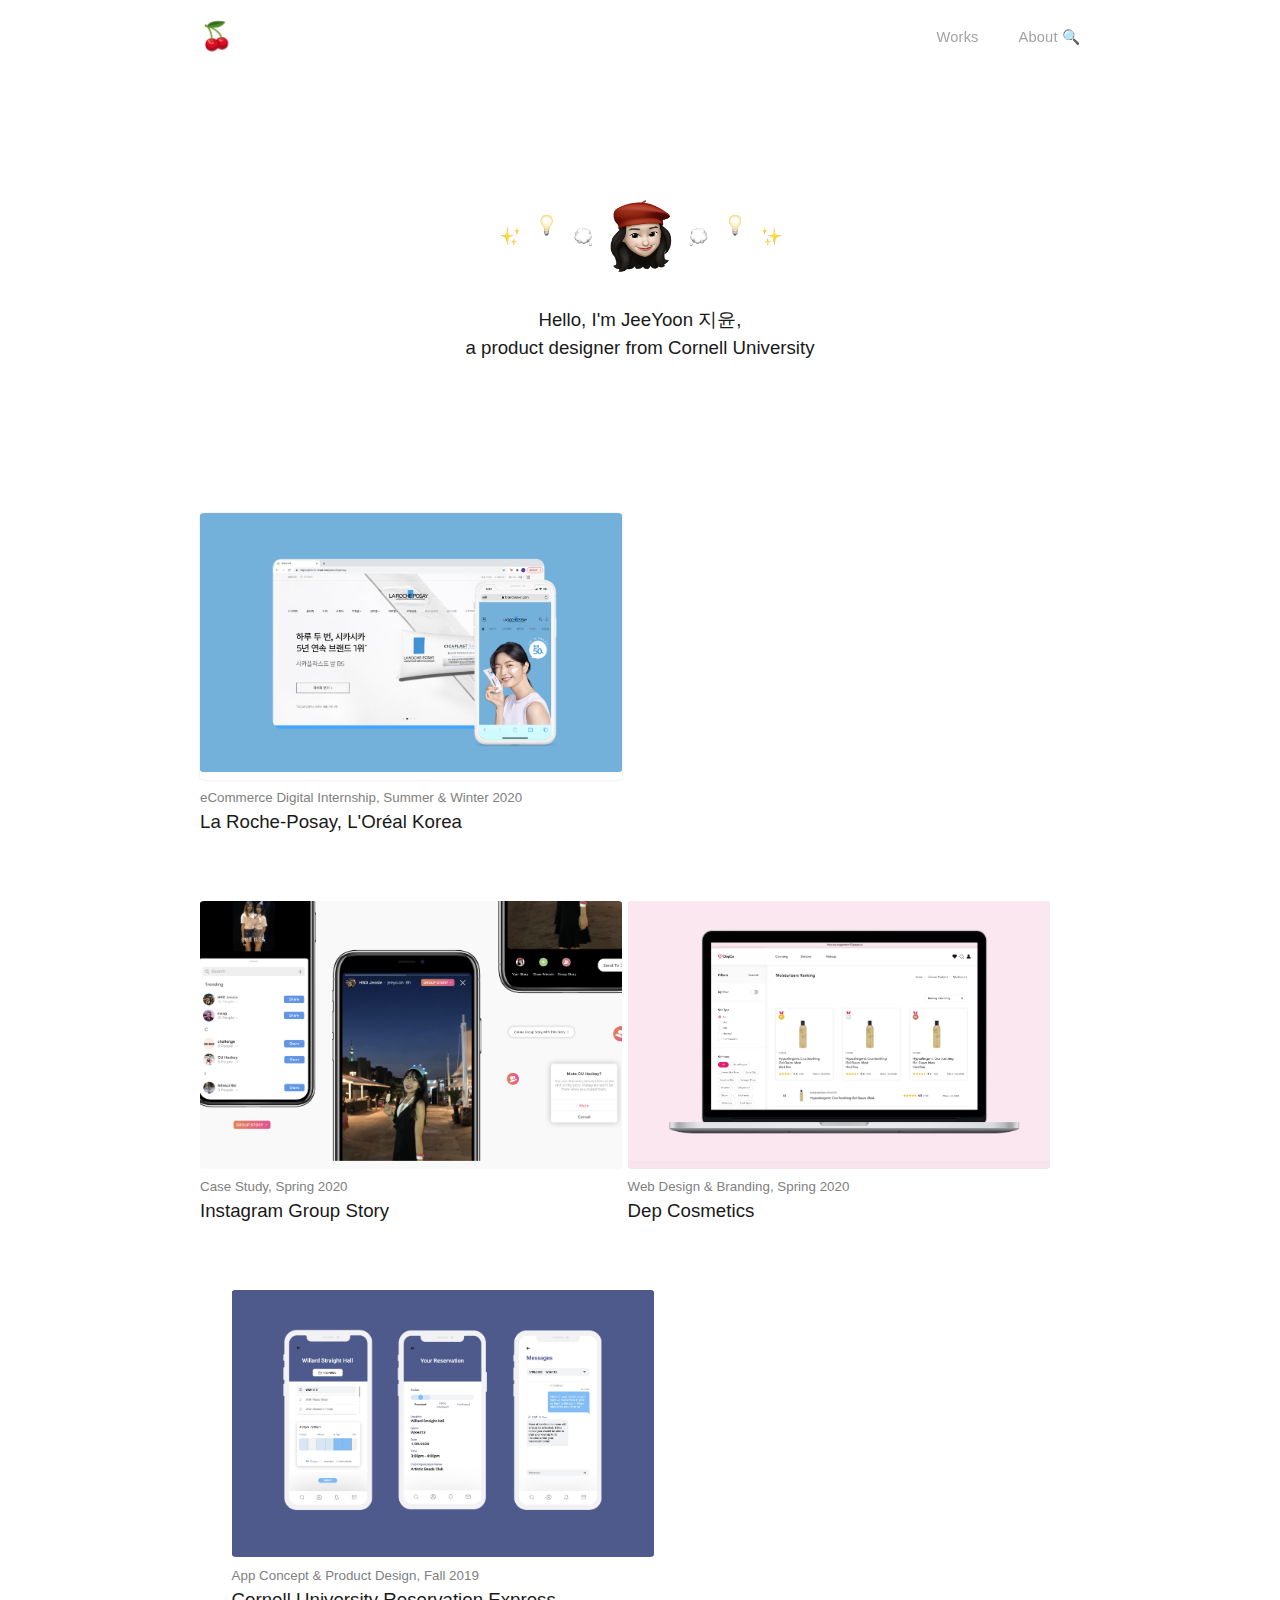
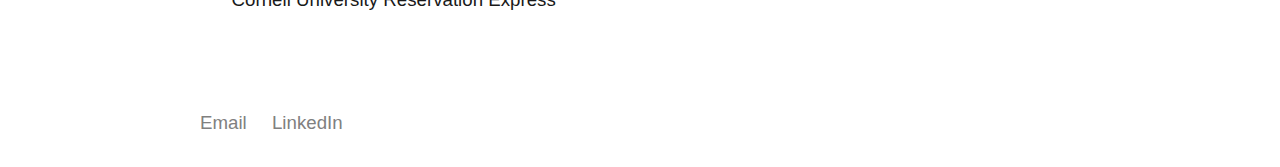
<file: index.html>
<!DOCTYPE html>
<html lang="en">

<head>
        <meta charset="UTF-8">
        <title> Jessie JeeYoon Kim - Portfolio</title>
        <link rel="stylesheet" type="text/css" href="styles/stylec.css" media="all">
        <link rel="stylesheet" type="text/css" href="styles/style-spec.css" media="all">
        <link rel="shortcut icon" type="image/png" href="image/favicon.png">
        <!-- Global site tag (gtag.js) - Google Analytics -->
<script async src="https://www.googletagmanager.com/gtag/js?id=UA-165846783-1"></script>
<script>
  window.dataLayer = window.dataLayer || [];
  function gtag(){dataLayer.push(arguments);}
  gtag('js', new Date());

  gtag('config', 'UA-165846783-1');
</script>


</head>

<header>
    <div class="nav"> 
        <a id="jessiekim" href="index.html">🍒</a>
        <div class="nav-right">
            <a href="index.html#works" class="margin-nav font-11pt">Works </a> 
            <a href="about.html" class="margin-nav font-11pt" >About 🔍</a>
        </div>
</div>          
</header>

<body>

     <div class="hello">
        <img id="hello-image" src="image/jeeyoonkim.png"> </img>
        <p>Hello, I'm JeeYoon 지윤, </p>
        <p>a product designer from Cornell University </p>
     </div>
     


<div class="work">
    <div id="works">  
    </div>

        <div class="box"> 
        <div class="work-box first-box loreal-box"> 
           
            <div class="loreal-back"> 
                <img class="work-image cssanimation fadeInBottom" src="image/cover_loreal.png">
            </div>

            <div class="work-overlay"> 
                <div class="work-text"> 
                    <p>🔒 Contact Me </p>
                </div>
            </div> 
        </div>

    <div class="text-box first-box"> 
        <p class="text-desc"> eCommerce Digital Internship, Summer & Winter 2020 </p>
        <p class="text-company">La Roche-Posay, L'Oréal Korea </p>      

    </div>

</div>

<div class="margin-box"></div>

<a href="https://medium.com/@jessie.kim/instagram-concept-group-story-d8c55431be84"> 
    <div class="box"> 
    
    <div class="work-box first-box insta-box"> 
    
        <div class="insta-back"> 
             <img class="work-image cssanimation fadeInBottom" src="image/cover_insta.png">
        </div>

        <div class="work-overlay"> 
             <div class="work-text"> 
                <p>Read More</p>
            </div>
        </div> 

    </div>

    <div class="text-box first-box"> 
        <p class="text-desc"> Case Study, Spring 2020 </p>
        <p class="text-company"> Instagram Group Story </p>
    </div>
</div>
</a> 
    
        <a href="depco.html"> 
            <div class="box"> 
            <div class="work-box dep-box"> 
                
                <div class="dep-back"> 
                    <img class="work-image cssanimation fadeInBottom" src="image/cover_dep.png">
                </div>  

                <div class="work-overlay">
                    <div class="work-text"> 
                        <p class="">Read More</p>
                    </div>
                </div> 

            </div>

                <div class="text-box"> 
                    <p class="text-desc">Web Design & Branding, Spring 2020 </p>
                    <p class="text-company"> Dep Cosmetics</p>
                </div>
        </div>
        </a>

    
<div class="margin-box"></div>


    <a href="cure.html"> 
        <div class="box"> 
        <div class="work-box cure-box"> 
            
            <div class="cure-back"> 
                <img class="work-image cssanimation fadeInBottom" src="image/cover_cure.png">
            </div>     
            
            <div class="work-overlay">
                <div class="work-text"> 
                    <p class="white">Read More</p>
                </div>
            </div> 
    </div>

    <div class="text-box"> 
        <p class="text-desc"> App Concept & Product Design, Fall 2019 </p>
        <p class="text-company">Cornell University Reservation Express</p>
    </div>
</div>    
</a>

</div>




 
<footer class="footer">
            <a href="mailto:jk2348@cornell.edu?subject=👋🏻Hi Jessie!">Email</a> 
            <a href="https://www.linkedin.com/in/jeeyoonkim/">LinkedIn</a>
</footer>


</body>


</html>
</file>
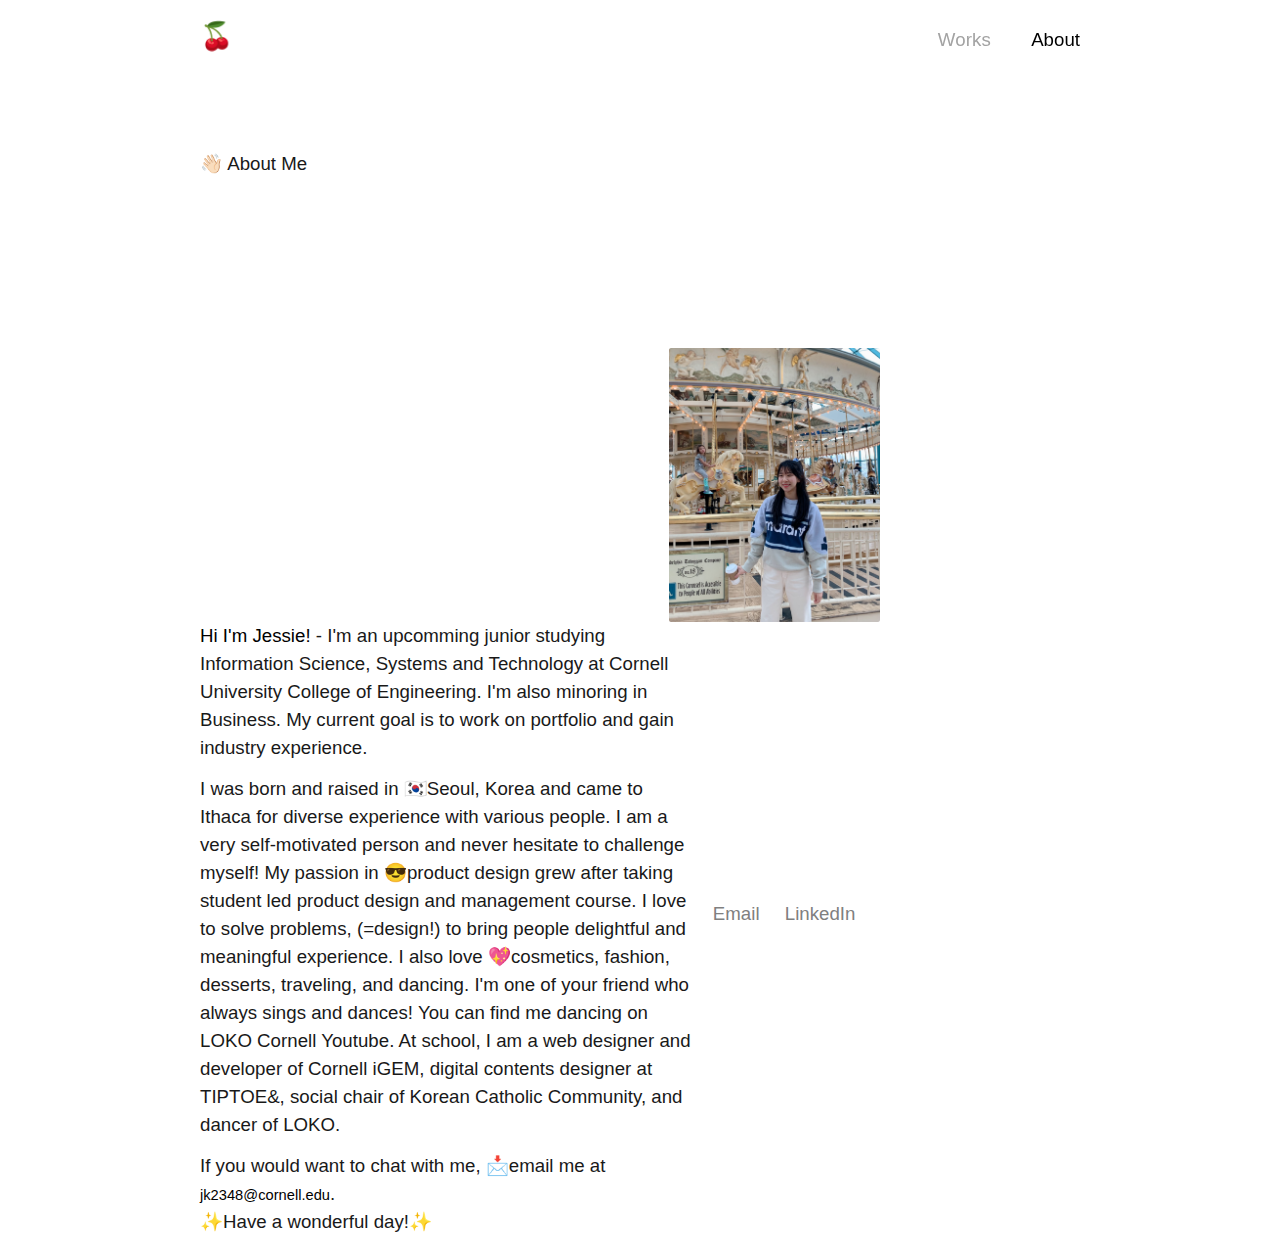
<file: about original.html>
<!DOCTYPE html>
<html lang="en">

<head>
        <meta charset="UTF-8">
        <title> Jessie Kim</title>
        <link rel="stylesheet" type="text/css" href="styles/stylec.css" media="all">
            <link rel="stylesheet" type="text/css" href="styles/style-spec.css" media="all">

            <!-- Global site tag (gtag.js) - Google Analytics -->
<script async src="https://www.googletagmanager.com/gtag/js?id=UA-165846783-1"></script>
<script>
  window.dataLayer = window.dataLayer || [];
  function gtag(){dataLayer.push(arguments);}
  gtag('js', new Date());

  gtag('config', 'UA-165846783-1');
</script>


</head>

<header>
    <div class="nav"> 
        <a id="jessiekim" href="index.html">🍒</a>
        <div class="nav-right">
            <a href="index.html#works" class="margin-nav">  Works</a> </span>
            <a href="about.html" class="margin-nav" ><span class="font-black"> About</span></a></div>
        </div>
</div>          
</header>

<body>

        <div class="about-box"> 
            <p class="about-me">👋🏻 About Me </p> 
            
            <img class="about-image cssanimation fadeInBottom" src="image/about-me.jpeg">
            
            <div class="about-text cssanimation fadeInBottom">
                <p><span class="font-black">Hi I'm Jessie! </span> - I'm an upcomming junior studying Information Science, Systems and Technology at Cornell University College of Engineering. I'm also minoring in Business. My current goal is to work on portfolio and gain industry experience. 
                </p> 
                <p class="line-before">I was born and raised in 🇰🇷Seoul, Korea and came to Ithaca for diverse experience with various people. I am a very self-motivated person and never hesitate to challenge myself! 
                My passion in 😎product design grew after taking student led product design and management course. I love to solve problems, (=design!) to bring people delightful and meaningful experience. I also love 💖cosmetics, fashion, desserts, traveling, and dancing. I'm one of your friend who always sings and dances! You can find me dancing on <a href="https://www.youtube.com/watch?v=9WDRsNXWiqE&list=PL5aeOqGgflfunzSMxyUtkNRkg846hiSa6&index=1">LOKO Cornell Youtube</a>. 
                At school, I am a web designer and developer of Cornell iGEM, digital contents designer at TIPTOE&, social chair of Korean Catholic Community, and dancer of LOKO. </p>
                <p class="line-before">If you would want to chat with me, 📩email me at  <span class="font-black font-11pt">jk2348@cornell.edu</span>.
                <p>✨Have a wonderful day!✨</p>
            </div>
        </div>

        <footer>
            <div class="footer"> 
                    <a href="mailto:jk2348@cornell.edu?subject=👋🏻Hi Jessie!">Email</a> 
                    <a href="https://www.linkedin.com/in/jeeyoonkim/">LinkedIn</a>
                </div>
            </div>   
        
</body>



</html>
</file>
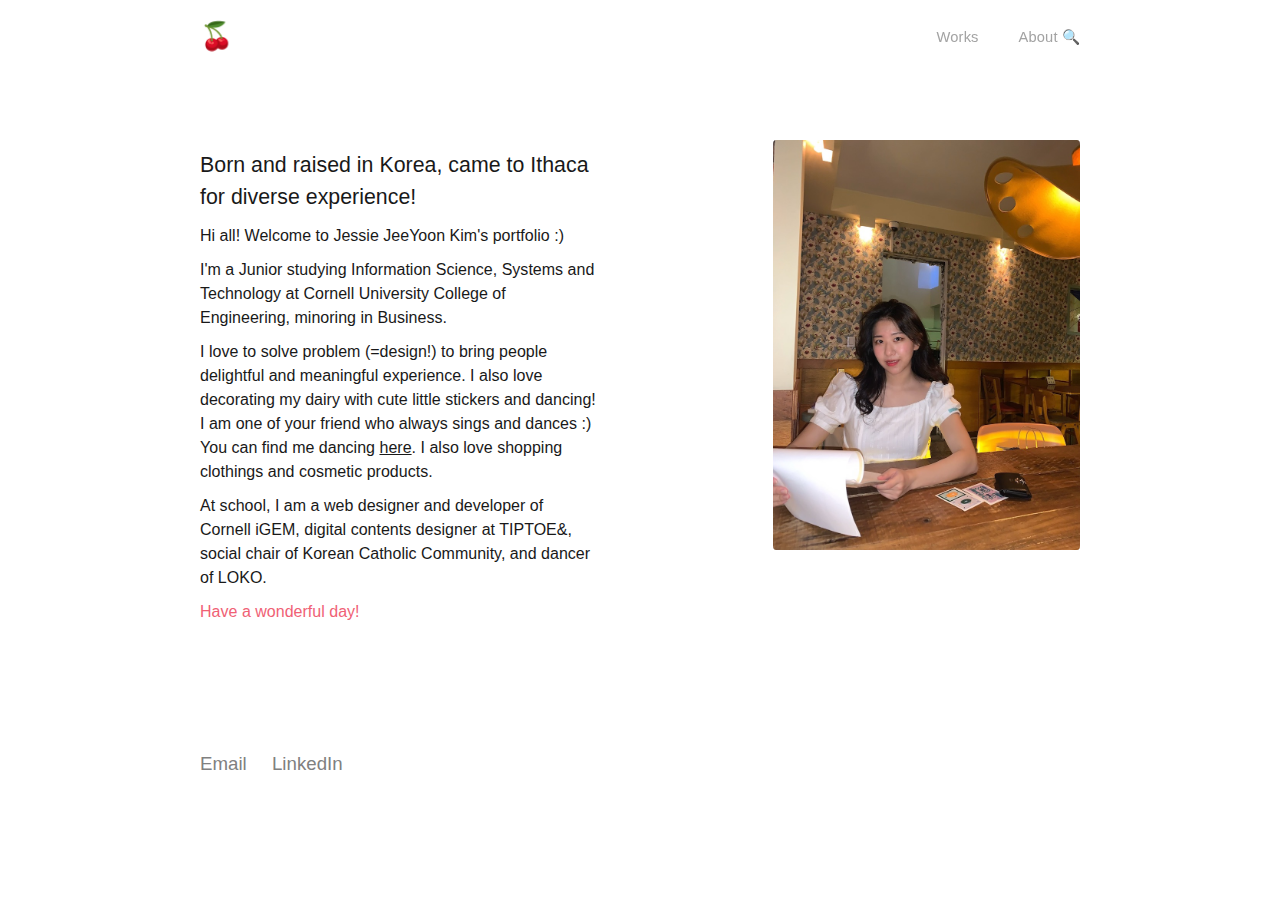
<file: about.html>
<!DOCTYPE html>
<html lang="en">

<head>
        <meta charset="UTF-8">
        <title> Jessie JeeYoon Kim - Portfolio</title>
        <link rel="stylesheet" type="text/css" href="styles/stylec.css" media="all">
        <link rel="stylesheet" type="text/css" href="styles/style-spec.css" media="all">
        <link rel="shortcut icon" type="image/png" href="image/favicon.png">
        <!-- Global site tag (gtag.js) - Google Analytics -->
<script async src="https://www.googletagmanager.com/gtag/js?id=UA-165846783-1"></script>
<script>
  window.dataLayer = window.dataLayer || [];
  function gtag(){dataLayer.push(arguments);}
  gtag('js', new Date());

  gtag('config', 'UA-165846783-1');
</script>


</head>

<header>
    <div class="nav"> 
        <a id="jessiekim" href="index.html">🍒</a>
        <div class="nav-right">
            <a href="index.html#works" class="margin-nav font-11pt">Works </a> 
            <a href="about.html" class="margin-nav font-11pt" >About 🔍</a>
        </div>
</div>      

<body>

    <div class="about-text">

        <div class="hello2">
            <p class="margin-bottom-10 font-14pt"> Born and raised in Korea, came to Ithaca for diverse experience!</p>
            <p class="font-12pt margin-bottom-10"> Hi all! Welcome to Jessie JeeYoon Kim's portfolio :) </p>
            <p class="font-12pt margin-bottom-10">I'm a Junior studying Information Science, Systems and Technology at Cornell University College of Engineering, minoring in Business. </p>
            <p class="font-12pt margin-bottom-10"> I love to solve problem (=design!) to bring people delightful and meaningful experience. I also love decorating my dairy with cute little stickers and dancing! I am one of your friend who always sings and dances :) You can find me dancing <a class="no-deco" href="https://www.youtube.com/watch?v=fzSZN_ZHceI&list=PL5aeOqGgflfunzSMxyUtkNRkg846hiSa6">here</a>. I also love shopping clothings and cosmetic products.</p>
            <p class="font-12pt margin-bottom-10"> At school, I am a web designer and developer of Cornell iGEM, digital contents designer at TIPTOE&, social chair of Korean Catholic Community, and dancer of LOKO. </p>

            <p class=" font-12pt margin-bottom-10" id="point">Have a wonderful day!</p>

     </div>

     </div>
 
     <img class="about-image cssanimation fadeInBottom" src="image/me.JPG">


</body>

<div class="white-space"></div>
 
<footer>
    <div class="footer"> 
            <a href="mailto:jk2348@cornell.edu?subject=👋🏻Hi Jessie!">Email</a> 
            <a href="https://www.linkedin.com/in/jessie-jeeyoon-kim-465a161a4/">LinkedIn</a>
        </div>
    </div>   
</footer>

</html>
</file>
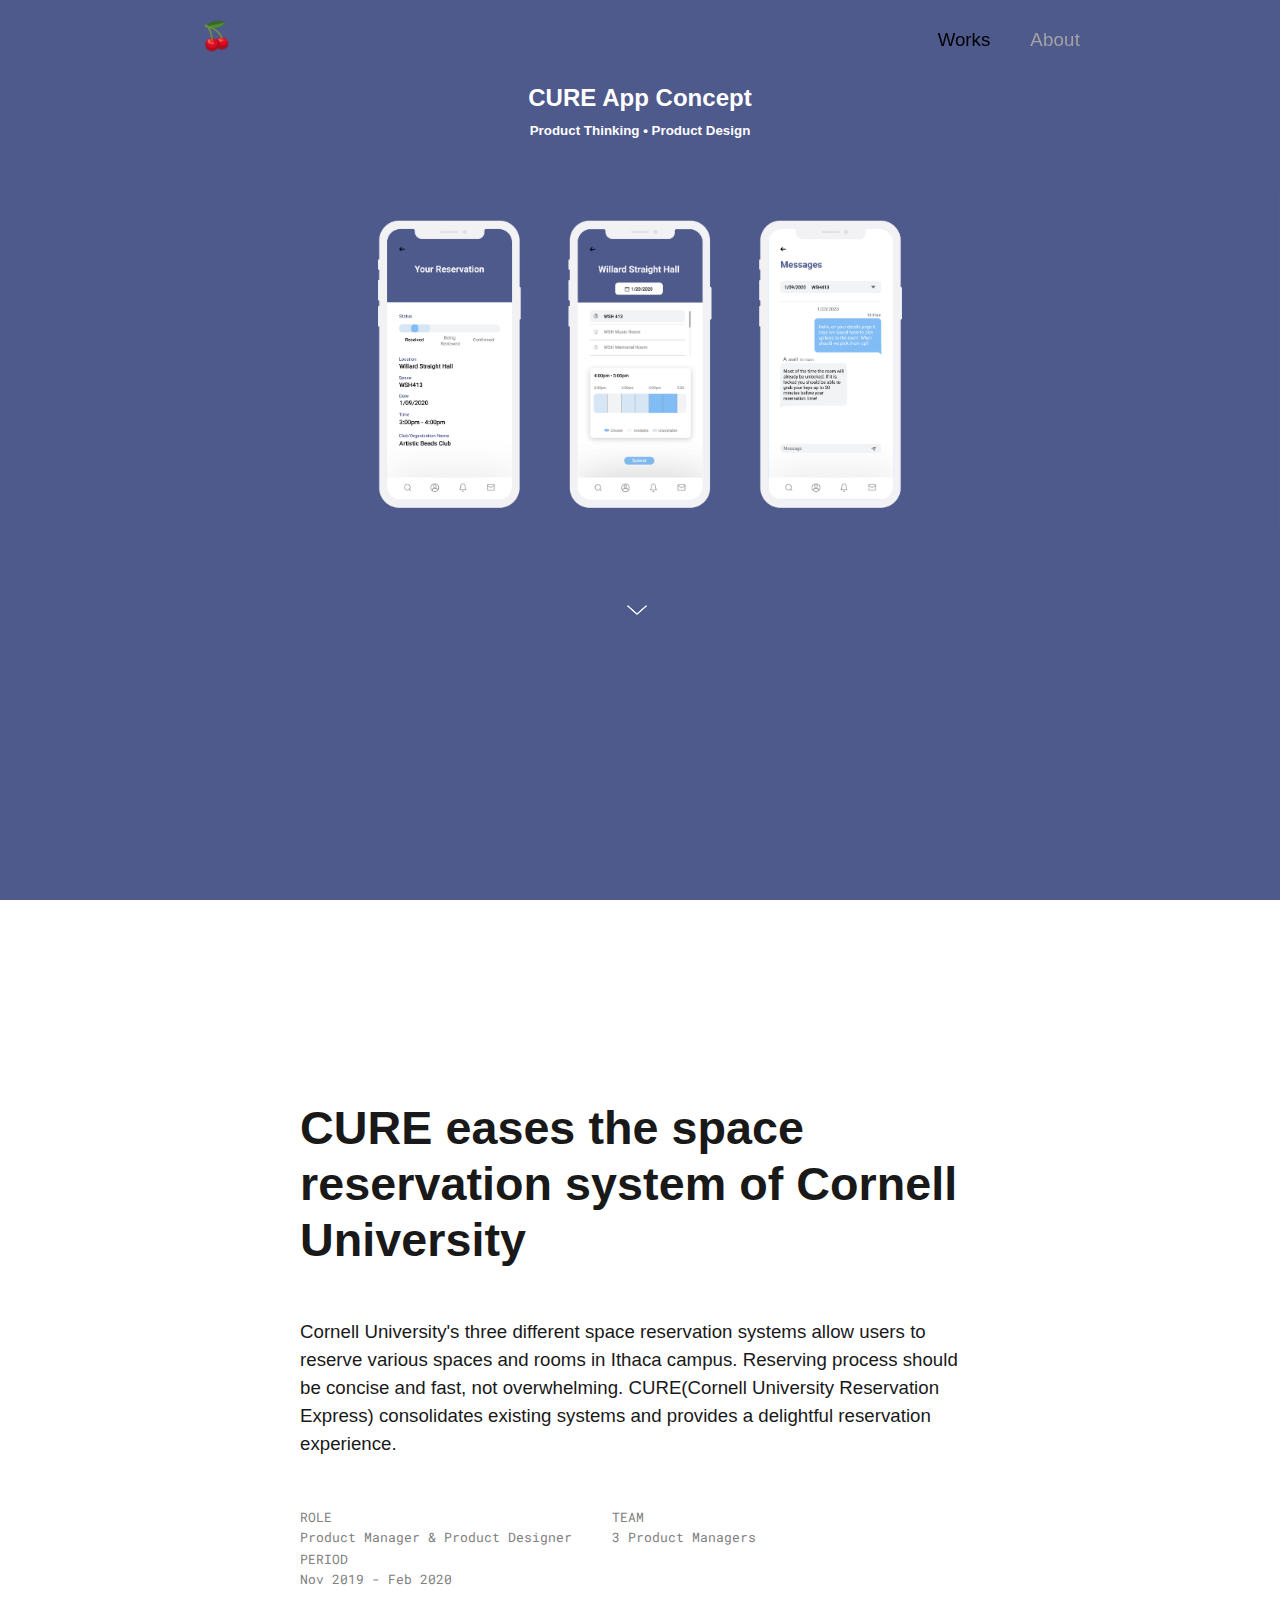
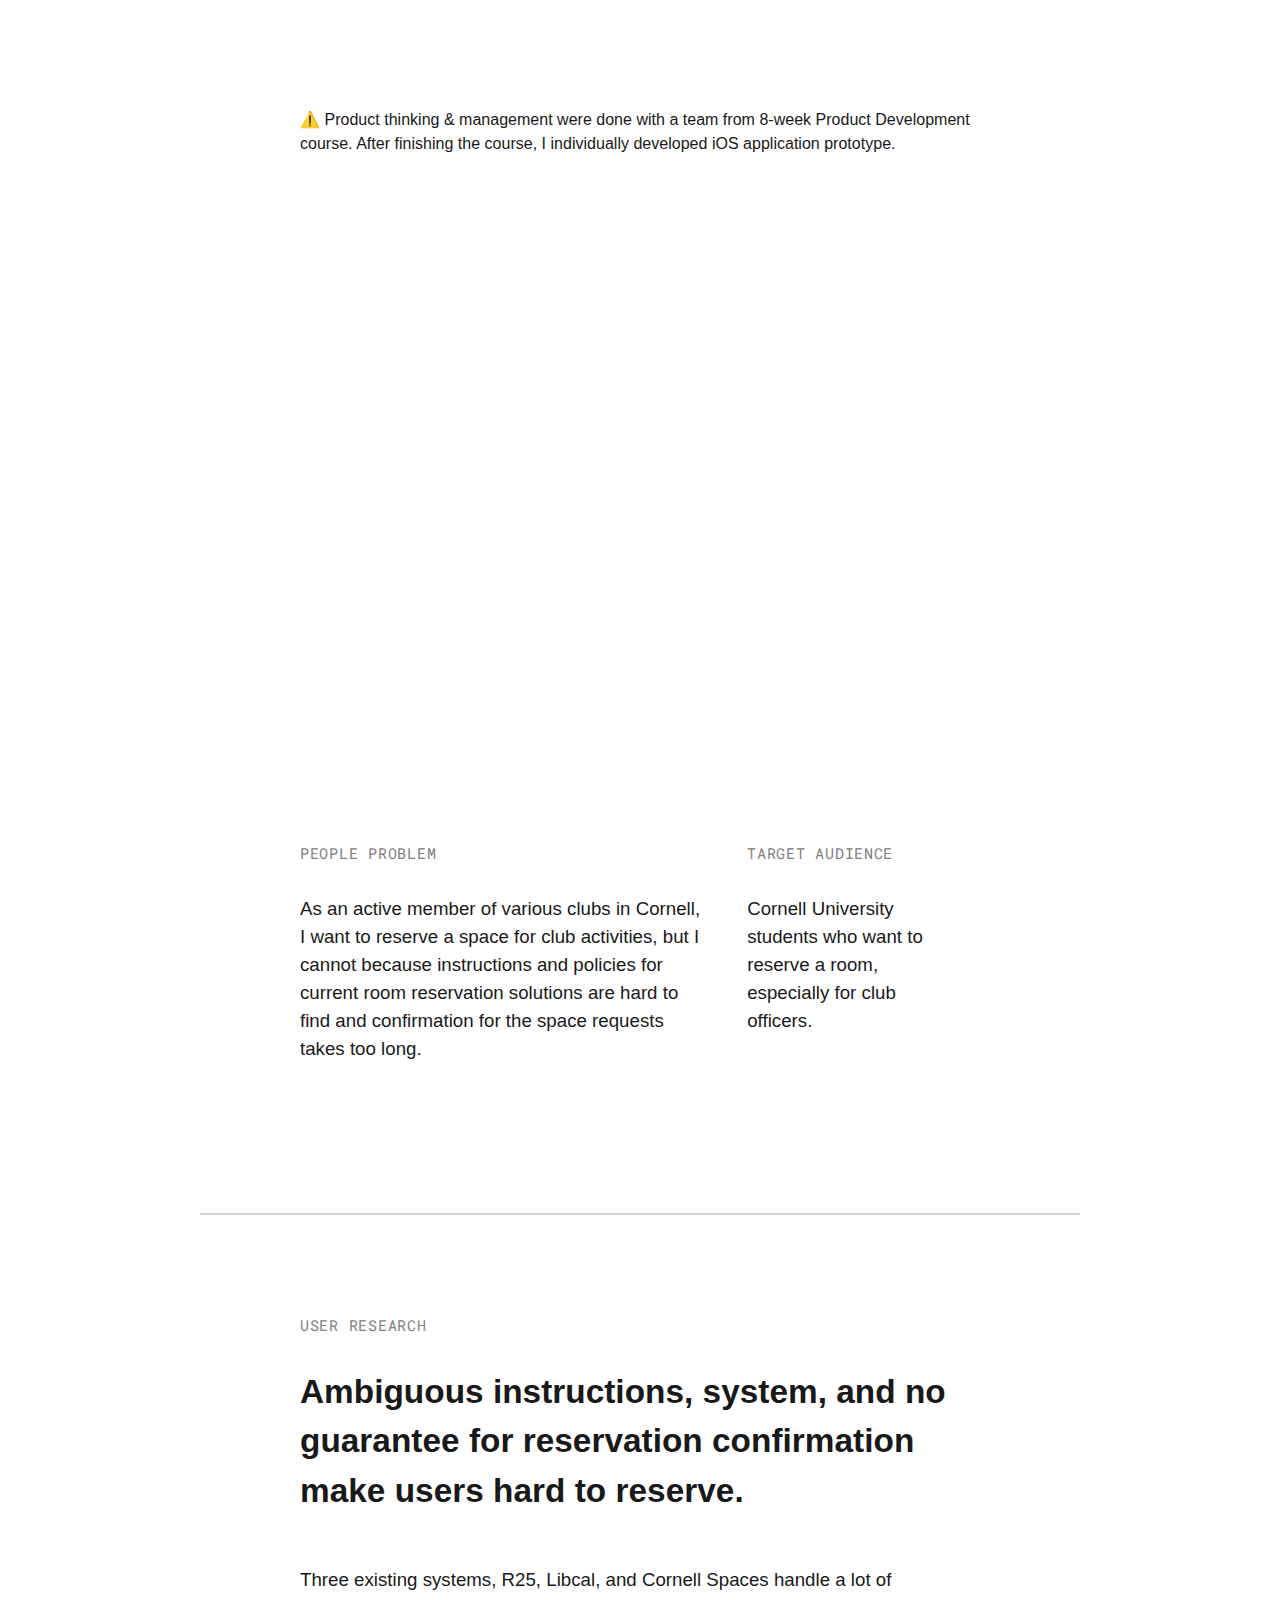
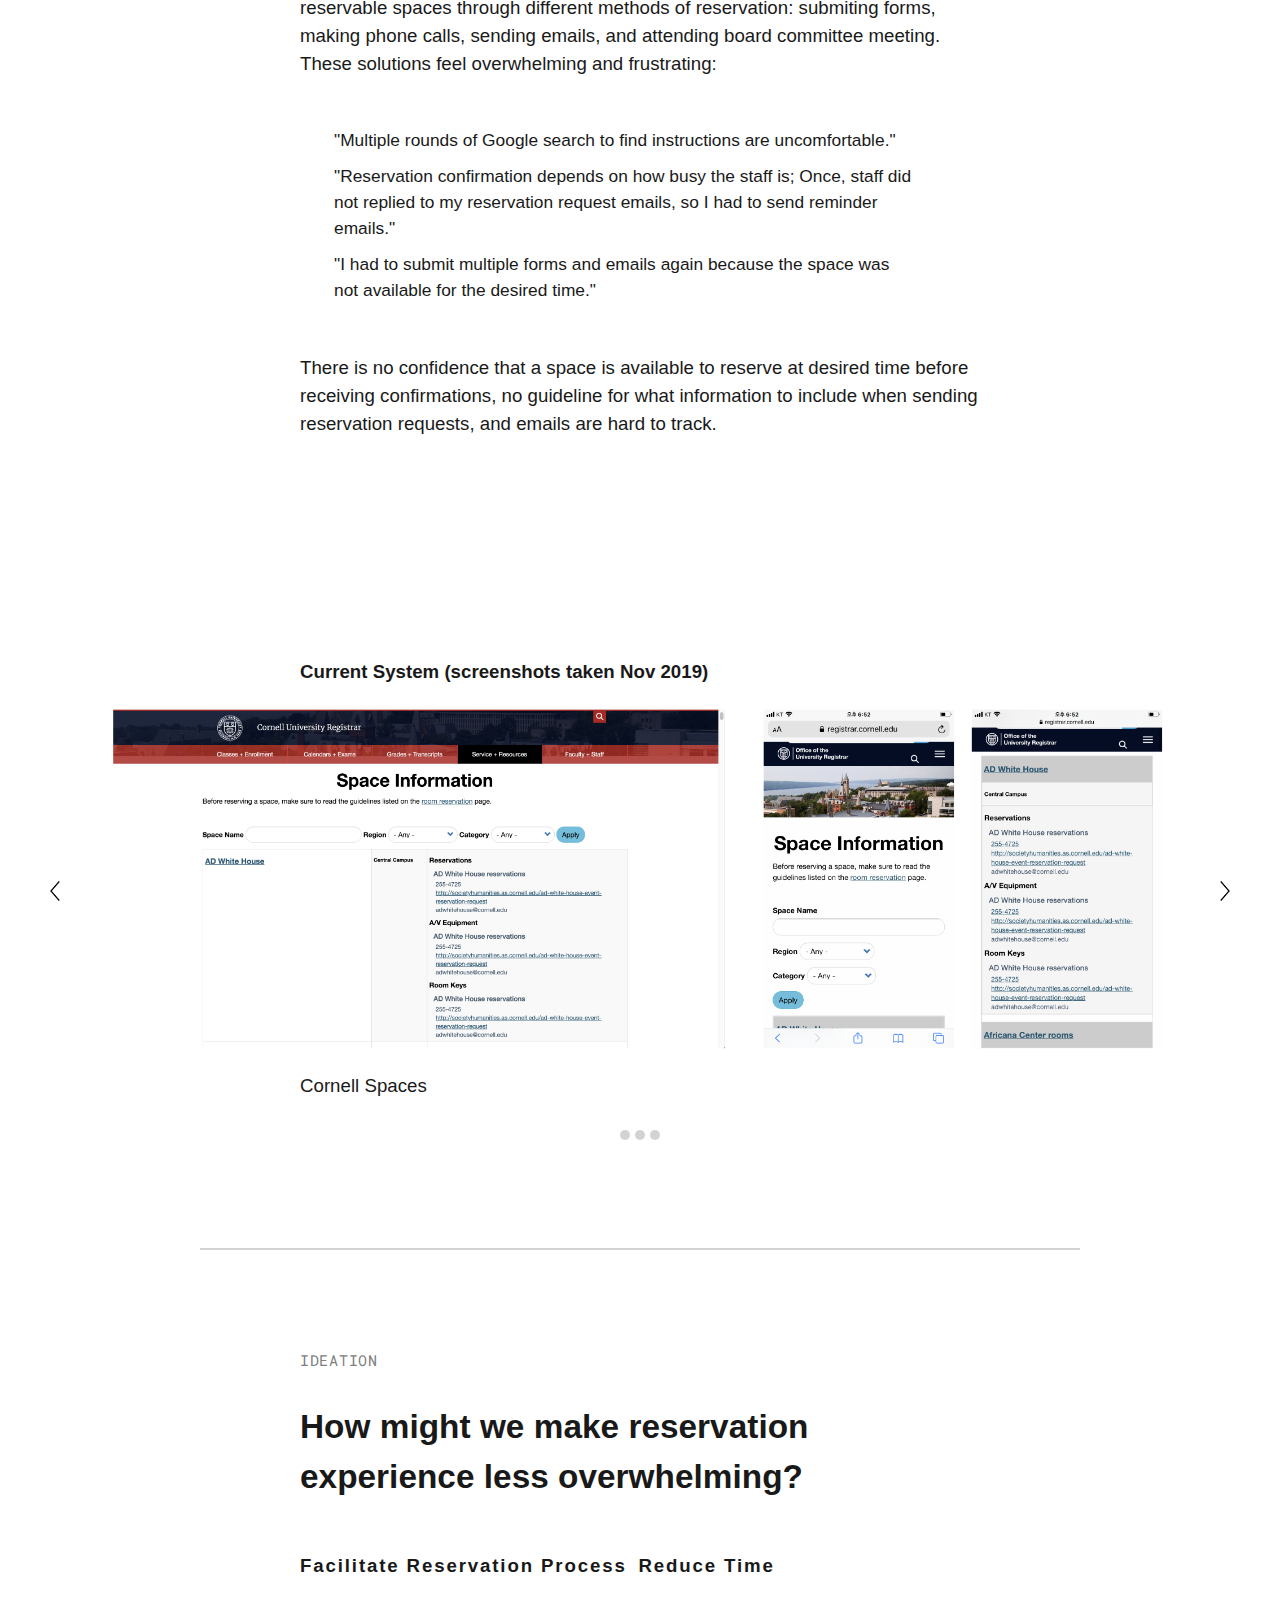
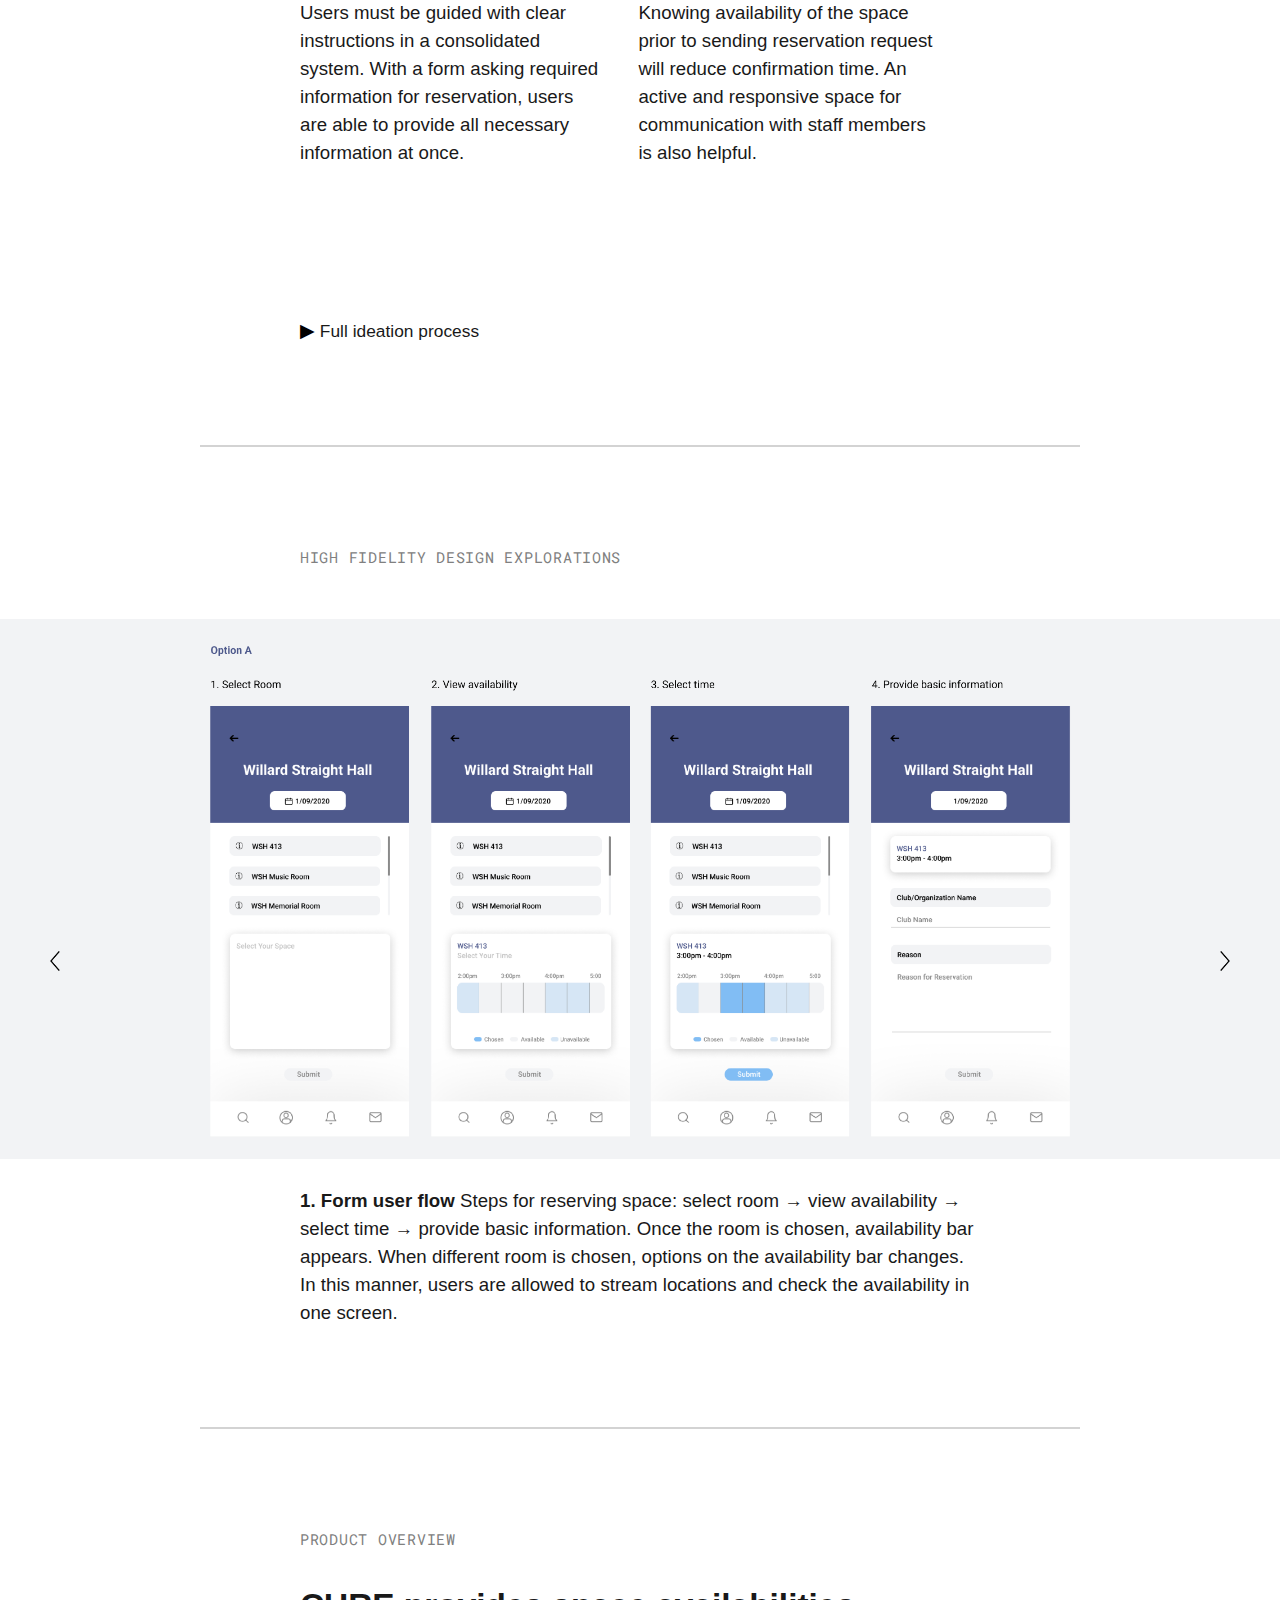
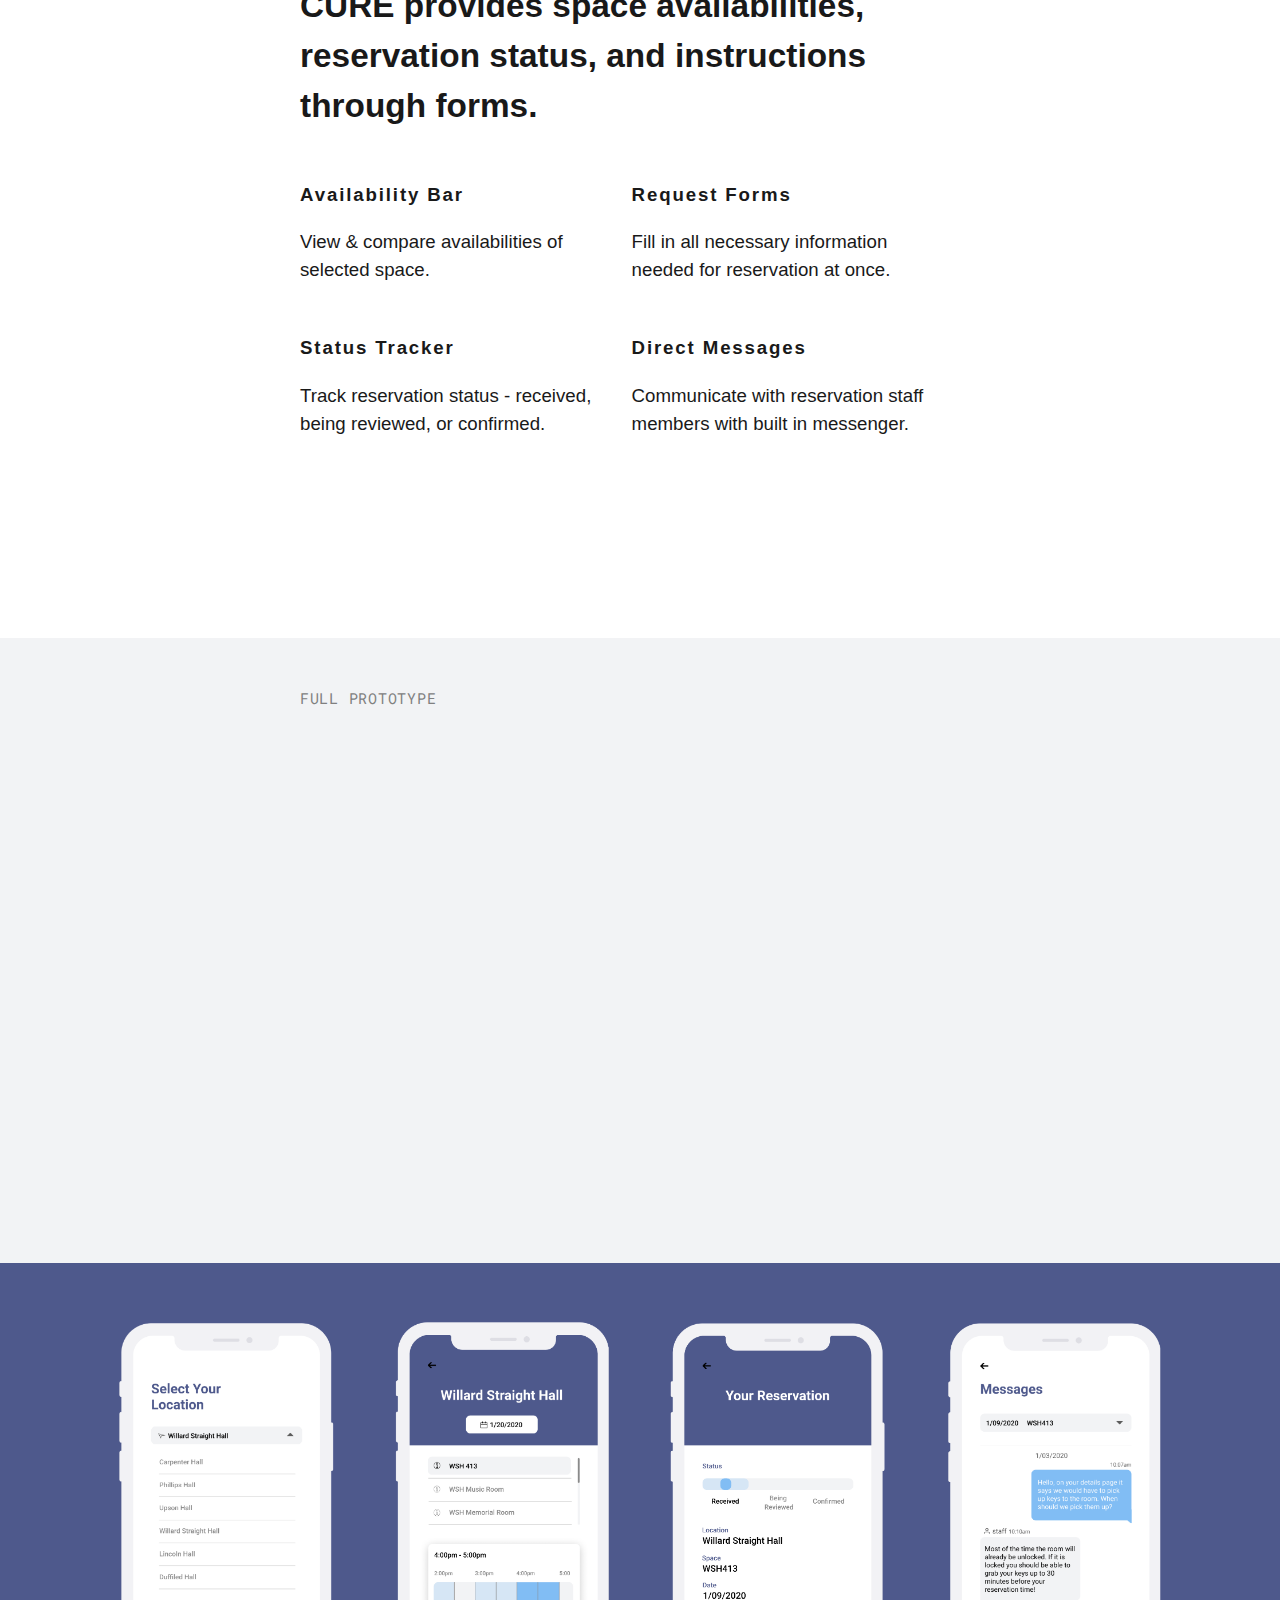
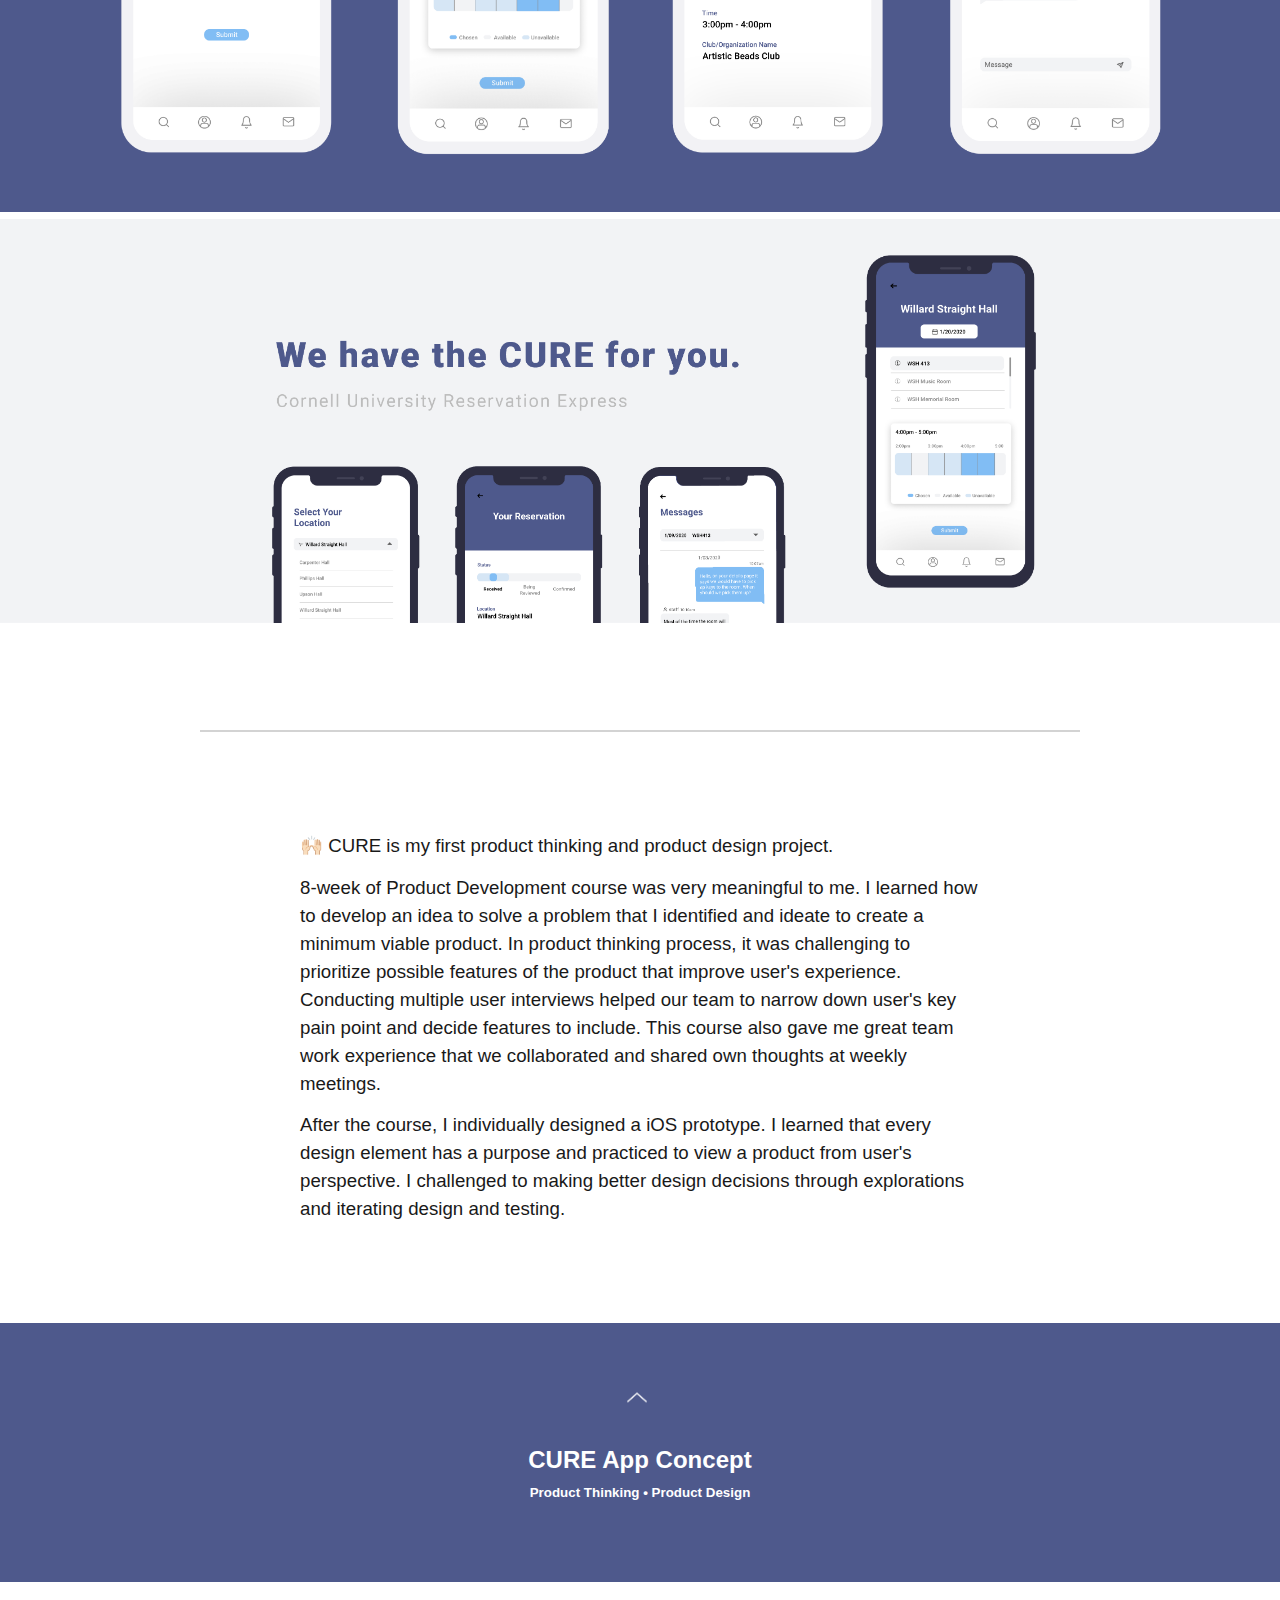
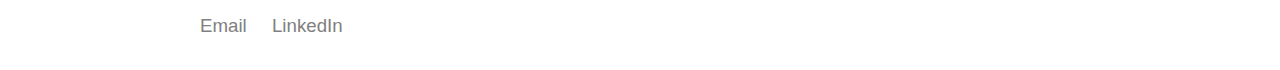
<file: cure.html>
<!DOCTYPE html>
<html lang="en">

<head>
        <meta charset="UTF-8">
        <title> Jessie Kim</title>
        <link rel="stylesheet" type="text/css" href="styles/style-spec.css" media="all">
        <link rel="stylesheet" type="text/css" href="styles/stylec.css" media="all">

        <link href="https://fonts.googleapis.com/css2?family=Roboto+Mono:wght@300;500&display=swap" rel="stylesheet">
        <script src="script/toggle.js"></script>
        <script src="script/slideshoworiginal.js"></script>

        <!-- Global site tag (gtag.js) - Google Analytics -->
<script async src="https://www.googletagmanager.com/gtag/js?id=UA-165846783-1"></script>
<script>
  window.dataLayer = window.dataLayer || [];
  function gtag(){dataLayer.push(arguments);}
  gtag('js', new Date());

  gtag('config', 'UA-165846783-1');
</script>

        
</head>

<header>
    <div class="nav"> 
        <a id="jessiekim" href="index.html">🍒</a>
        <div class="nav-right">
            <a href="index.html#works" class="margin-nav"> <span class="font-black"> Works</a> </span>
            <a href="about.html" class="margin-nav" >About</a></div>
        </div>
</div>          
</header>
<body>
    

    <!--header-->
    <div class="header-image"> 
        <p class="top header-button">CURE App Concept</p>
        <p class="header-button font-small">Product Thinking • Product Design</p > 
        <img class="img-width-100 header-img  cssanimation fadeInBottom " src="image/cure/header/curemockup11_ 1.png">
        <a href="#main"><img id="scroll-button" class="bounce" src="image/cure/header/Frame5px.png"></a>
    </div>

    <!--main-->
    <div id="main"></div>

        
    <!--overview-->
    <div class="overview"> 
        <p class="overview-title">CURE eases the space reservation system of Cornell University </p>
         <p class="overview-subtitle">Cornell University's three different space reservation systems allow users to reserve various spaces and rooms in Ithaca campus. Reserving process should be concise and fast, not overwhelming. CURE(Cornell University Reservation Express) consolidates existing systems and provides a delightful reservation experience.</p>
     

        <div class="margin-top-50"> 
         <p class="overview-category">ROLE <br> Product Manager & Product Designer </p>
         <p class="overview-category">TEAM <br>  3 Product Managers   </p>
         <p class="overview-category">PERIOD <br> Nov 2019 - Feb 2020 <br></p>
        <!--  <p class="overview-category-result">Result: iOS prototype</p>-->
        </div> 
    
      <!--  <p id="overview-notice-emoji" >⚠️ </p>--> 
        <p class="line-before overview-notice">⚠️ Product thinking & management were done with a team from 8-week Product Development course. After finishing the course, I individually developed iOS application prototype. </p>
    </div>


      <!--video-->

      <iframe class="center" width="840" height="472.5" src="https://www.youtube.com/embed/PdxL5P8vOn8" frameborder="0" allow="accelerometer; autoplay; encrypted-media; gyroscope; picture-in-picture" allowfullscreen></iframe>            

      
    <div class="body"> 
        <!--people problem & target audience-->
        <div class=" column-first column-big"> 
            <p class="body-small-title">People Problem</p>
            <p class="body-contents">As an active member of various clubs in Cornell, <br> I want to reserve a space for club activities, but I cannot because instructions and policies for current room reservation solutions are hard to find and confirmation for the space requests takes too long. </p>
        </div>

        <div class="column-small"> 
            <p class="body-small-title ">Target Audience</p>
            <p class="body-contents">Cornell University students who want to reserve a room, especially for club officers. </p>
        </div>
    </div>

   
   

    <!--line-->
    <div class="line margin-top-100"></div>
       
    <!---user research-->
    <div class="body">
        <p class="body-small-title">User Research</p>
        <p class="body-contents body-title">Ambiguous instructions, system, and no guarantee for reservation confirmation make users hard to reserve. </p>
        <p class="body-contents">Three existing systems, R25, Libcal, and Cornell Spaces handle a lot of reservable spaces through different methods of reservation: submiting forms, making phone calls, sending emails, and attending board committee meeting. These solutions feel overwhelming and frustrating:</p>
        <p class="body-quote"> "Multiple rounds of Google search to find instructions are uncomfortable." </p>
        <p class="body-quote">"Reservation confirmation depends on how busy the staff is; Once, staff did not replied to my reservation request emails, so I had to send reminder emails."  </p>
        <p class="body-quote body-quote-last">"I had to submit multiple forms and emails again because the space was not available for the desired time." </p>
        <p class="body-contents"> There is no confidence that a space is available to reserve at desired time before receiving confirmations, no guideline for what information to include when sending reservation requests, and emails are hard to track.</p> 
    
    </div>


     <!--slideshow1-->
     <div class="slideshow-container margin-top-200">

        <p class="text title"></p>
        <div id ="slide1" class="mySlides1">
            <div class="margin-left-300 no-margin-top caption-text margin-bottom-20"> 
               <Strong> Current System (screenshots taken Nov 2019) </Strong>  </div>
            <img class="img-width-100" src="image/cure/ssh1/cornellspaces_ 1.png" >
            <div class="body caption-text"> 
                <p class="no-margin-top-100 no-margin-bottom"> <a href=" https://registrar.cornell.edu/spaces">Cornell Spaces </a>  </p>
            </div>
      </div>
      
        <div class="mySlides1 ">
            <div class="margin-left-300 no-margin-top caption-text margin-bottom-20"> 
                <Strong> Current System (screenshots taken Nov 2019) </Strong>  </div>
            <img class="img-width-100 slide-img" src="image/cure/ssh1/currentsystems_ 1.png">
            <div class="body caption-text"> 
                <p class="no-margin-top-100 no-margin-bottom"> <a href="spaces.library.cornell.edu/spaces?lid=3403">Libcal</a>   </p>
            </div>
        </div>
      
        <div class="mySlides1 ">
            <div class="margin-left-300 no-margin-top caption-text margin-bottom-20"> 
                <Strong> Current System (screenshots taken Nov 2019) </Strong>  </div>
            <img class="img-width-100" src="image/cure/ssh1/currentsystems-02-original.png">
            <div class="body caption-text"> 
                <p class="no-margin-top-100 no-margin-bottom"><a href="registrar.cornell.edu/service-resources/event-scheduling">R25</a> </p>
            </div>
        </div>
      
        <a class="prev" onclick="plusSlides(-1, 0)"><img class="width-20" src="image/cure/Frame 2.png"></a>
        <a class="next" onclick="plusSlides(1, 0)"><img class="width-20" src="image/cure/Frame 2-1.png"></a>

        <div style="text-align:center">
            <span class="dot" onclick="currentSlide(1,0)"></span>
            <span class="dot" onclick="currentSlide(2,0)"></span>
            <span class="dot" onclick="currentSlide(3,0)"></span>
        </div>
      </div>




    <!--line-->

    <div class="line margin-top-100"></div>



    <!--ideation-->
    <div class="body"> 
        <p class="body-small-title">IDEATION</p>
        <p class="body-title">How might we make reservation experience less overwhelming?</p>
        <!-- <p class="body-contents">A <strong>streamlined reservation system</strong> that <strong>reduces reservation confirmation time</strong> will provide users more defined reservation process and understanding of status of their requests. </p> !-->

        <div class="column"> 
            <p class="column-title line-after">Facilitate Reservation Process</p>
            <p class="column-text line-before"> Users must be guided with clear instructions in a consolidated system. With a form asking required information for reservation, users are able to provide all necessary information at once. </p>

        </div>
        <div class="column"> 

            <p class="column-title">Reduce Time</p>
            <p class="column-text line-before">Knowing availability of the space prior to sending reservation request will reduce confirmation time. An active and responsive space for communication with staff members is also helpful.</p>
    </div> 
</div>

    <!--ideation view more-->
    <div class="body body-30-margin-bottom">
  
            <div>
                <input type="checkbox" id="toggle" class="unfolder"/> 
                <label for="toggle" class="toggle-label"><span class="unfold-icon">&#9654;</span><span class="fold-icon">&#9660;</span> Full ideation process </label>
                          
                <div class="fold">
                    <div id="container"> 
                        <p> First of all, we wrote down and made an affinity diagram on what to improve from the current reservation system:</p>
                       <img class="line-before img-width-100 container-img" src="image/cure/ideation/affinity.jpg">
                       <p class="line-before"> After exploring, we focused on two objectives: facilitate reservation process and reducing time until receiving confirmation. We asked ourselves questions such as: how can we unify different reservation methods? how can we unify instructions? how can we reduce the number of emails to schedule a reservation and keep track the process? how can we make users easily track communications?</p>
                      
                       <p class="line-before line-after "> <strong> Facilitate reservation process</strong></p>
                       <p>From user interviews, we confirmed that users prefer clearly guided forms asking for all the necessary information to emails as a means of reserving room. Our product will have a “form” that will be delivered to the responsible staff member. By combining the contact lists into a unified form on a single website, we seek to provide users with an organized standard webpage. Inspiration is from R25 forms.</p>
                       <img class="img-width-100 line-before  container-img" src="image/cure/ideation/currentsystems-02.png">
           
                       <p class="line-before line-after"> <strong>Reducing time for reservation </strong></p>
                       <p>To prevent from overflowing email communication scheduling the reservation time, our product will present all availabilities like Libcal. Since users know that availability of the space, time for reservation will reduce significantly. Also, each request will have icons indicating its status - for example, “received,” “pending,” and “confirmed”. Inspirations are from Cornell student center, Libcal, status bar like Dominos and Grubhub.</p>
                       <img class="img-width-100 line-before  line-after  container-img" src="image/cure/ideation/ideation_ 1.png">
                        <p class="line-after">Moreover, we thought of a unique communication space that will allow users to ask questions to responsible staffs. Instead of email, new channel like chatbot or direct message system will be incorporated within the website. In this manner, users are able to track communications easily. </p>
                    </div>
                 </div>
              </div>
    </div>

  
<div class=" margin-top-100 line"></div>

<!--high fidelity slideshow2-->
<p class="body-small-title margin-left-300 margin-top-100 ">HIGH FIDELITY DESIGN EXPLORATIONS</p> 

<div class="slideshow-container background-f2f3f5 margin-top-50">
    <div id ="slide1" class="mySlides2">
        <!--<p class="body-title margin-left-300">Form user flow</p>!-->
        <img class="img-width-100" src="image/cure/ssh2/design_explore_1_ 1.png" >
        <div class="body caption-text"> 
            <p class="no-margin-top margin-bottom-20"> <strong> 1. Form user flow</strong> Steps for reserving space: select room → view availability → select time → provide basic information. Once the room is chosen, availability bar appears. When different room is chosen, options on the availability bar changes. In this manner, users are allowed to stream locations and check the availability in one screen.</p>
        </div>
  </div>
  
    <div class="mySlides2 ">
        <img class="img-width-100" src="image/cure/ssh2/design_explore_2_ 1.png">
        <div class="body caption-text"> 
            <p class="no-margin-top margin-bottom-20"> <strong>2. List of availability 1</strong>  After the user testings with Option A, I realized that users are confused with the structure. Most of the users did not recognize the instruction and not clicked the lists of locations. They instead focused on ‘Select Your Space’ message at first. Reflecting on the user feedback, I chose Option C as my final prototype. </p>    
        </div>
    </div>
  
    <div class="mySlides2 ">
        <img class="img-width-100" src="image/cure/ssh2/design_explore_3_ 1.png">
        <div class="body caption-text"> 
            <p class="no-margin-top margin-bottom-20"> <strong>3. List of availability 2</strong> After the user testings with Option A, I realized that users are confused with the structure. Most of the users did not recognize the instruction and not clicked the lists of locations. They instead focused on ‘Select Your Space’ message at first. Reflecting on the user feedback, I chose Option C as my final prototype. </p>    
        </div>
    </div>

    <div class="mySlides2 ">
        <img class="img-width-100" src="image/cure/ssh2/design_explore_4_ 1.png">
        <div class="body caption-text"> 
            <p class="no-margin-top margin-bottom-20"> <strong>4. List of availability 3</strong> After the user testings with Option A, I realized that users are confused with the structure. Most of the users did not recognize the instruction and not clicked the lists of locations. They instead focused on ‘Select Your Space’ message at first. Reflecting on the user feedback, I chose Option C as my final prototype. </p>    
        </div>
    </div>

    <div class="mySlides2 ">
        <img class="img-width-100" src="image/cure/ssh2/design_explore_5_ 1.png">
        <div class="body caption-text"> 
            <p class="no-margin-top margin-bottom-20"> <strong>5. Select date</strong> I chose option E over option D in order to reduce restrictions on horizontal width. Option D had difficulty on clicking dates on mobile device screen. </p>    
        </div>
    </div>

    <div class="mySlides2 ">
        <img class="img-width-100" src="image/cure/ssh2/design_explore_6_ 1.png">
        <div class="body caption-text"> 
            <p class="no-margin-top margin-bottom-20"> <strong>6. Messages</strong> Option F has a preview of messages and divides current and past reservations while Option G is a list. However, I considered past reservations label unnecessary because this screen is for messages. Also, during user testing, some users had confusion on where to click to view the new message. Thus, I used option G. </p>    
        </div>
    </div>


    <a class="prev" onclick="plusSlides(-1, 1)"><img class="width-20" src="image/cure/Frame 2.png"></a>
    <a class="next" onclick="plusSlides(1, 1)"><img class="width-20" src="image/cure/Frame 2-1.png"></a>

    <!-- 
    <div style="text-align:center">

        <span class="dot" onclick="currentSlide(1,1)"></span>
        <span class="dot" onclick="currentSlide(2,1)"></span>
        <span class="dot" onclick="currentSlide(3,1)"></span>
        <span class="dot" onclick="currentSlide(4,1)"></span>
        <span class="dot" onclick="currentSlide(5,1)"></span>
        <span class="dot" onclick="currentSlide(6,1)"></span>
    </div>-->

    </div>



     <!--line-->
     <div class="margin-top-100 line "></div>



    <!--product overview-->

    <div class="body"> 
        <div class="po-text"> 
        <p class="body-small-title">PRODUCT OVERVIEW</p>
        <p class="body-title">CURE provides space availabilities, reservation status, and instructions through forms. </p>
        
        <div class="column four-column">
            <p class="column-title">Availability Bar</p>
            <p class="column-text line-before">View & compare availabilities of selected space. </p>
        </div>

        <div class="column four-column">
            <p class="column-title">Request Forms</p>
            <p class="column-text line-before">Fill in all necessary information needed for reservation at once. </p>
        </div>

        <div class=" column four-column">
            <p class="column-title">Status Tracker</p>
            <p class="column-text line-before">Track reservation status - received, being reviewed, or confirmed.  </p>
        </div>

        <div class=" column four-column">
            <p class="column-title">Direct Messages</p>
            <p class="column-text line-before">Communicate with reservation staff members with built in messenger.   </p>
        </div>
        
        </div>

        
    </div>    




<!-- full prototype-->
<div class="full-prototype margin-top-50">
    <p class="body-small-title left">FULL PROTOTYPE</p>
    

        <iframe class="center" width="840" height="473" src="https://www.youtube.com/embed/3gzN89gVjOs" frameborder="0" allow="accelerometer; autoplay; encrypted-media; gyroscope; picture-in-picture" allowfullscreen></iframe></div>
  <!--mock images-->

      <img class="img-width-100" src="image/cure/mock_images_ 1.png">
      <img class="img-width-100" src="image/cure/curemockup9_ 1.png">

<!--line-->
     <div class="line margin-top-100"></div>

<!--reflection-->     
<div class="body reflection"> 
    <div class="body-contents"> 
    <p class="line-after">🙌🏻 CURE is my first product thinking and product design project. </p>
    <p class="line-after"> 8-week of Product Development course was very meaningful to me. I learned how to develop an idea to solve a problem that I identified and ideate to create a minimum viable product. In product thinking process, it was challenging to prioritize possible features of the product that improve user's experience. Conducting multiple user interviews helped our team to narrow down user's key pain point and decide features to include. This course also gave me great team work experience that we collaborated and shared own thoughts at weekly meetings. </p>
    <p class="line-after">After the course, I individually designed a iOS prototype. I learned that every design element has a purpose and practiced to view a product from user's perspective. I challenged to making better design decisions through explorations and iterating design and testing. </p>
</div>

   
</div> 

<!--cure footer-->
<div class="spec-footer">
    <a href="#top"><img id="scroll-button-top" src="image/cure/header/Frame5px.png"></a>
    <p class="header-button white">CURE App Concept</p>
    <p class="header-button font-small white">Product Thinking • Product Design</p > 
</div>


<footer>
    <div class="footer2"> 
            <a href="mailto:jk2348@cornell.edu?subject=👋🏻Hi Jessie!">Email</a> 
            <a href="https://www.linkedin.com/in/jeeyoonkim/">LinkedIn</a>
        </div>
    </div>   
</body>
</html>
</file>
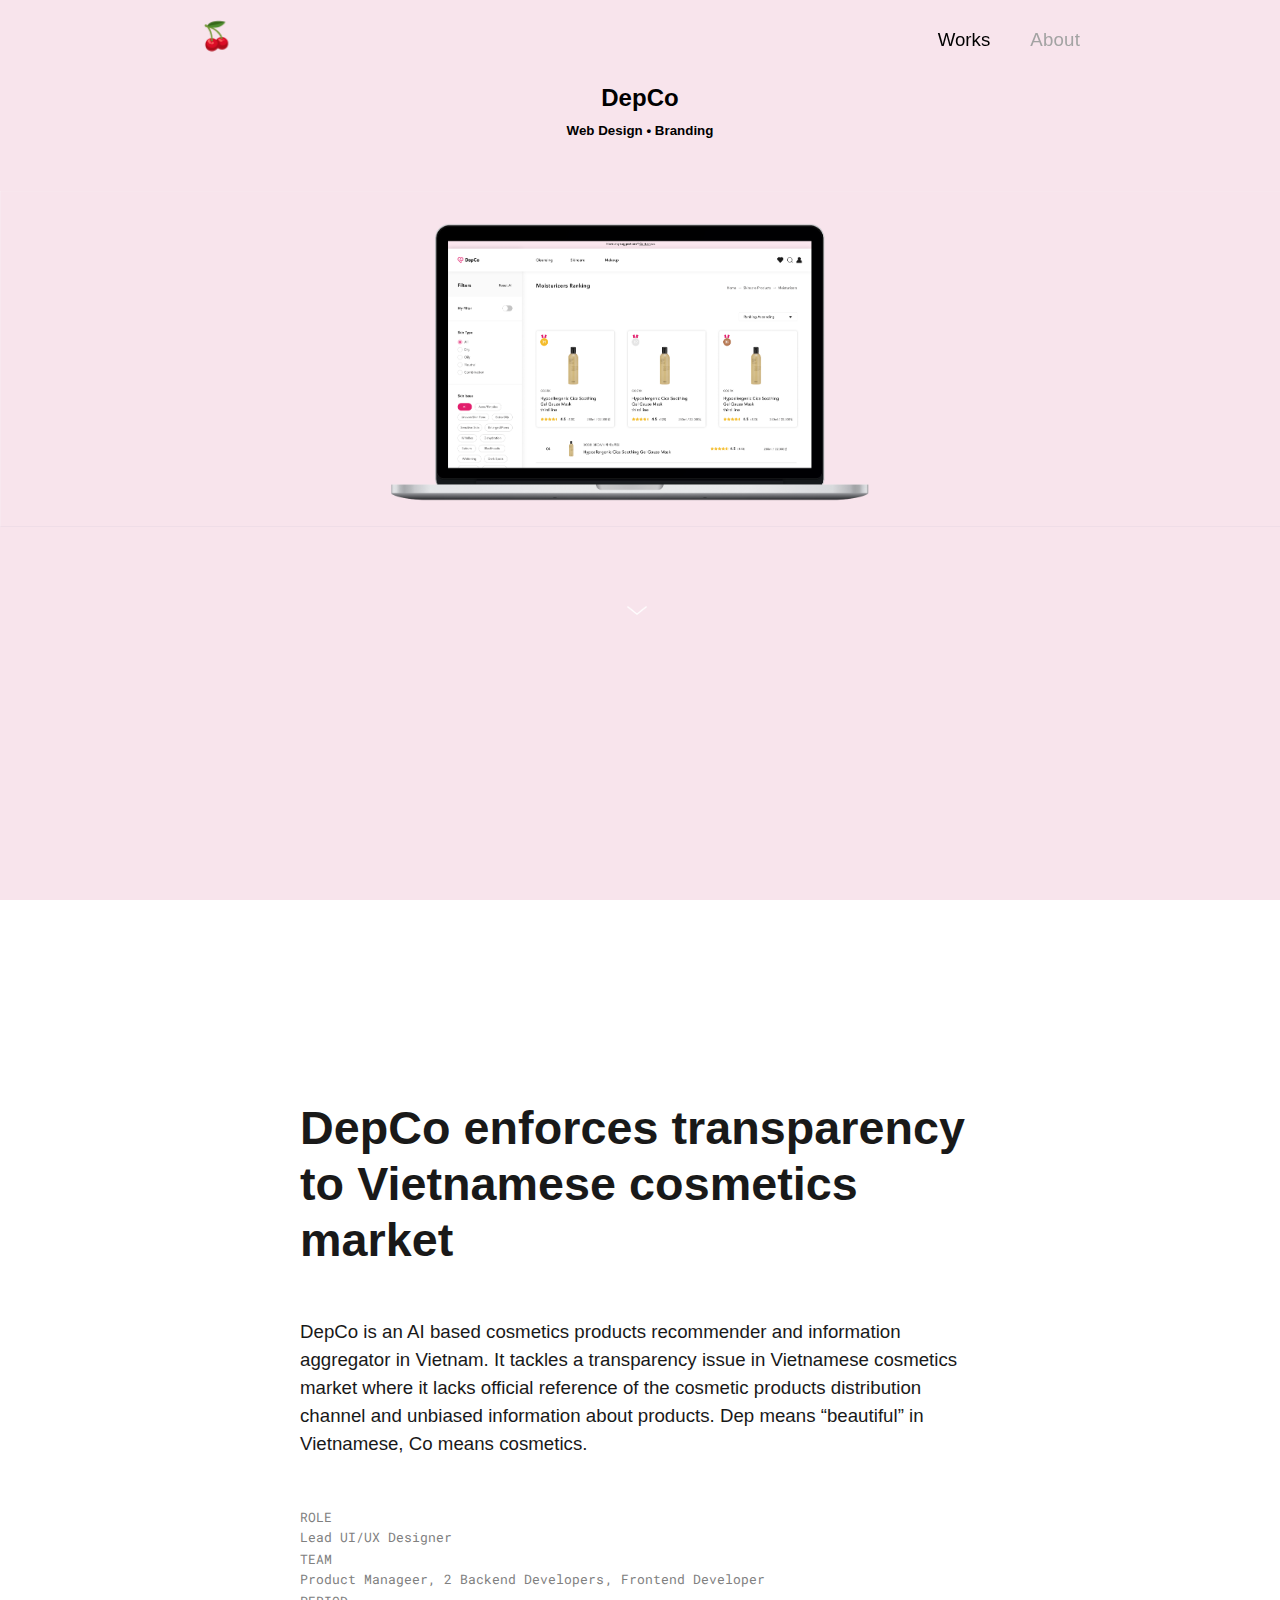
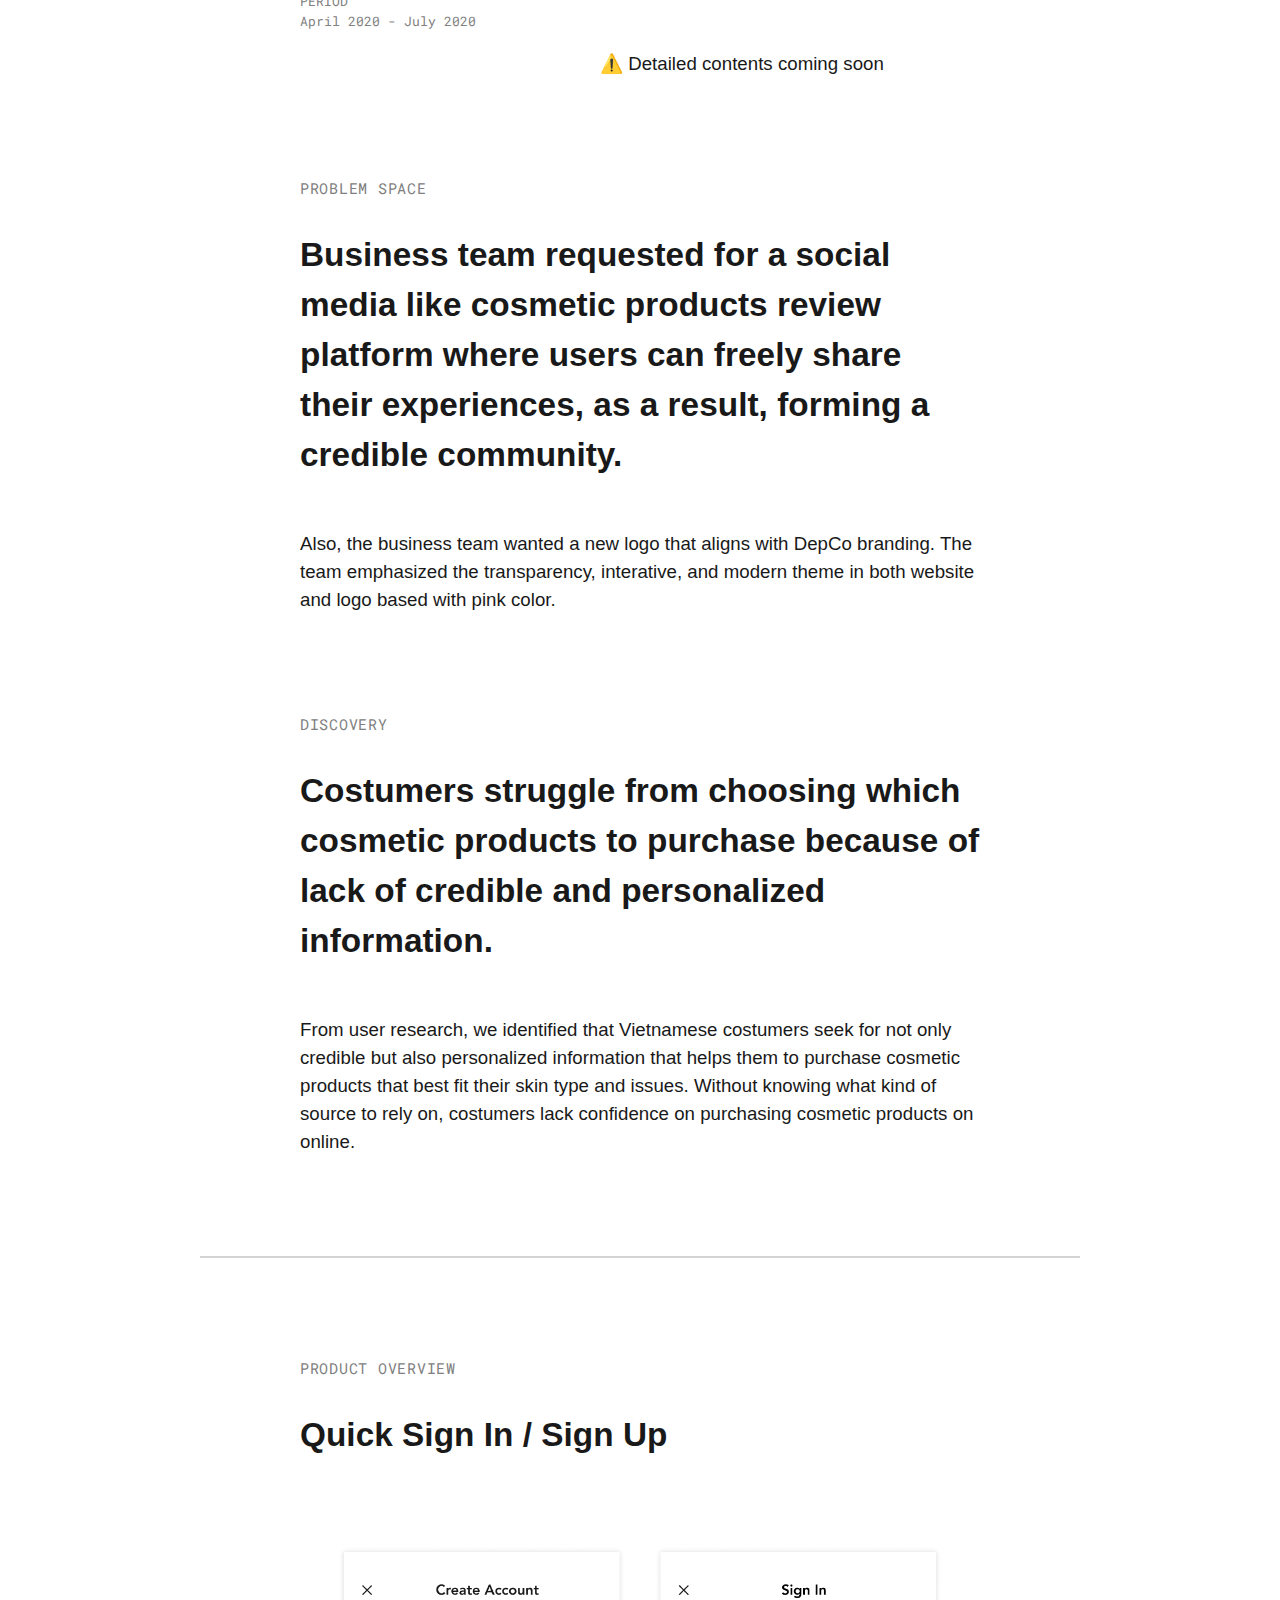
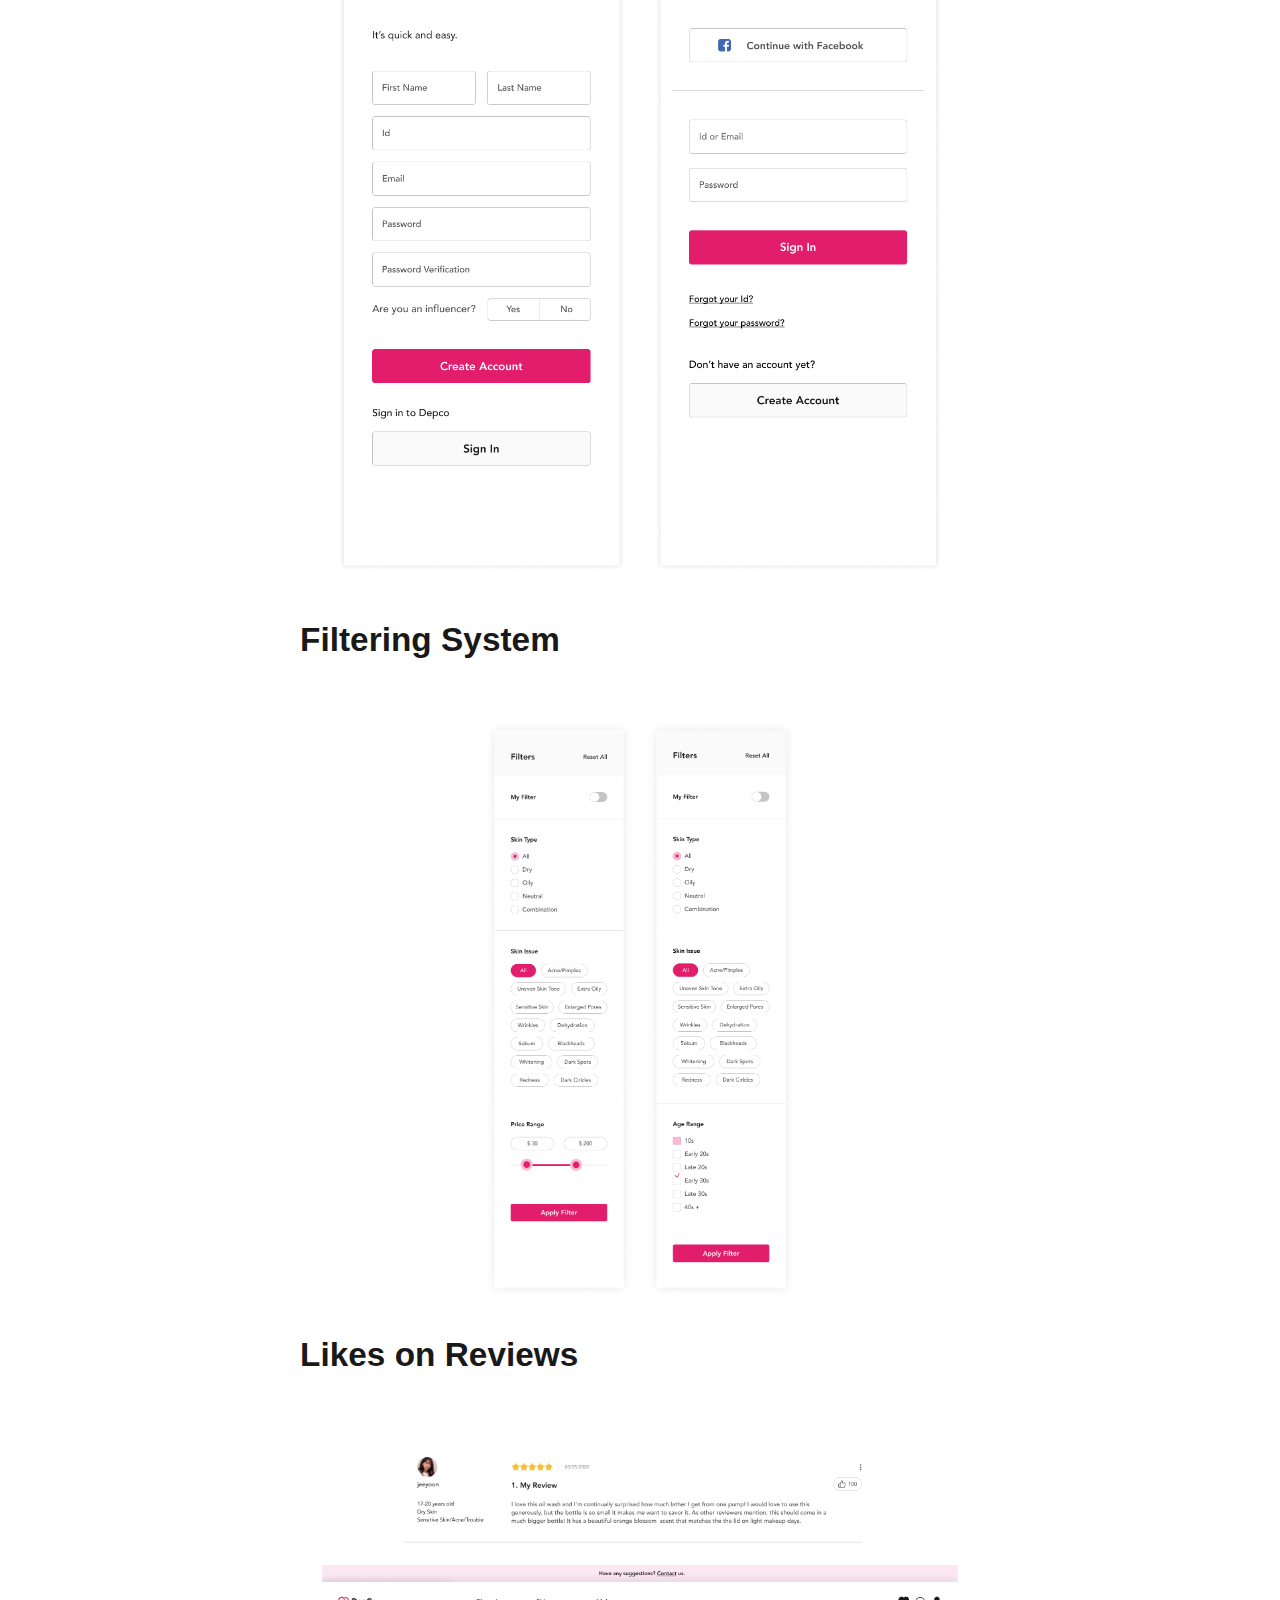
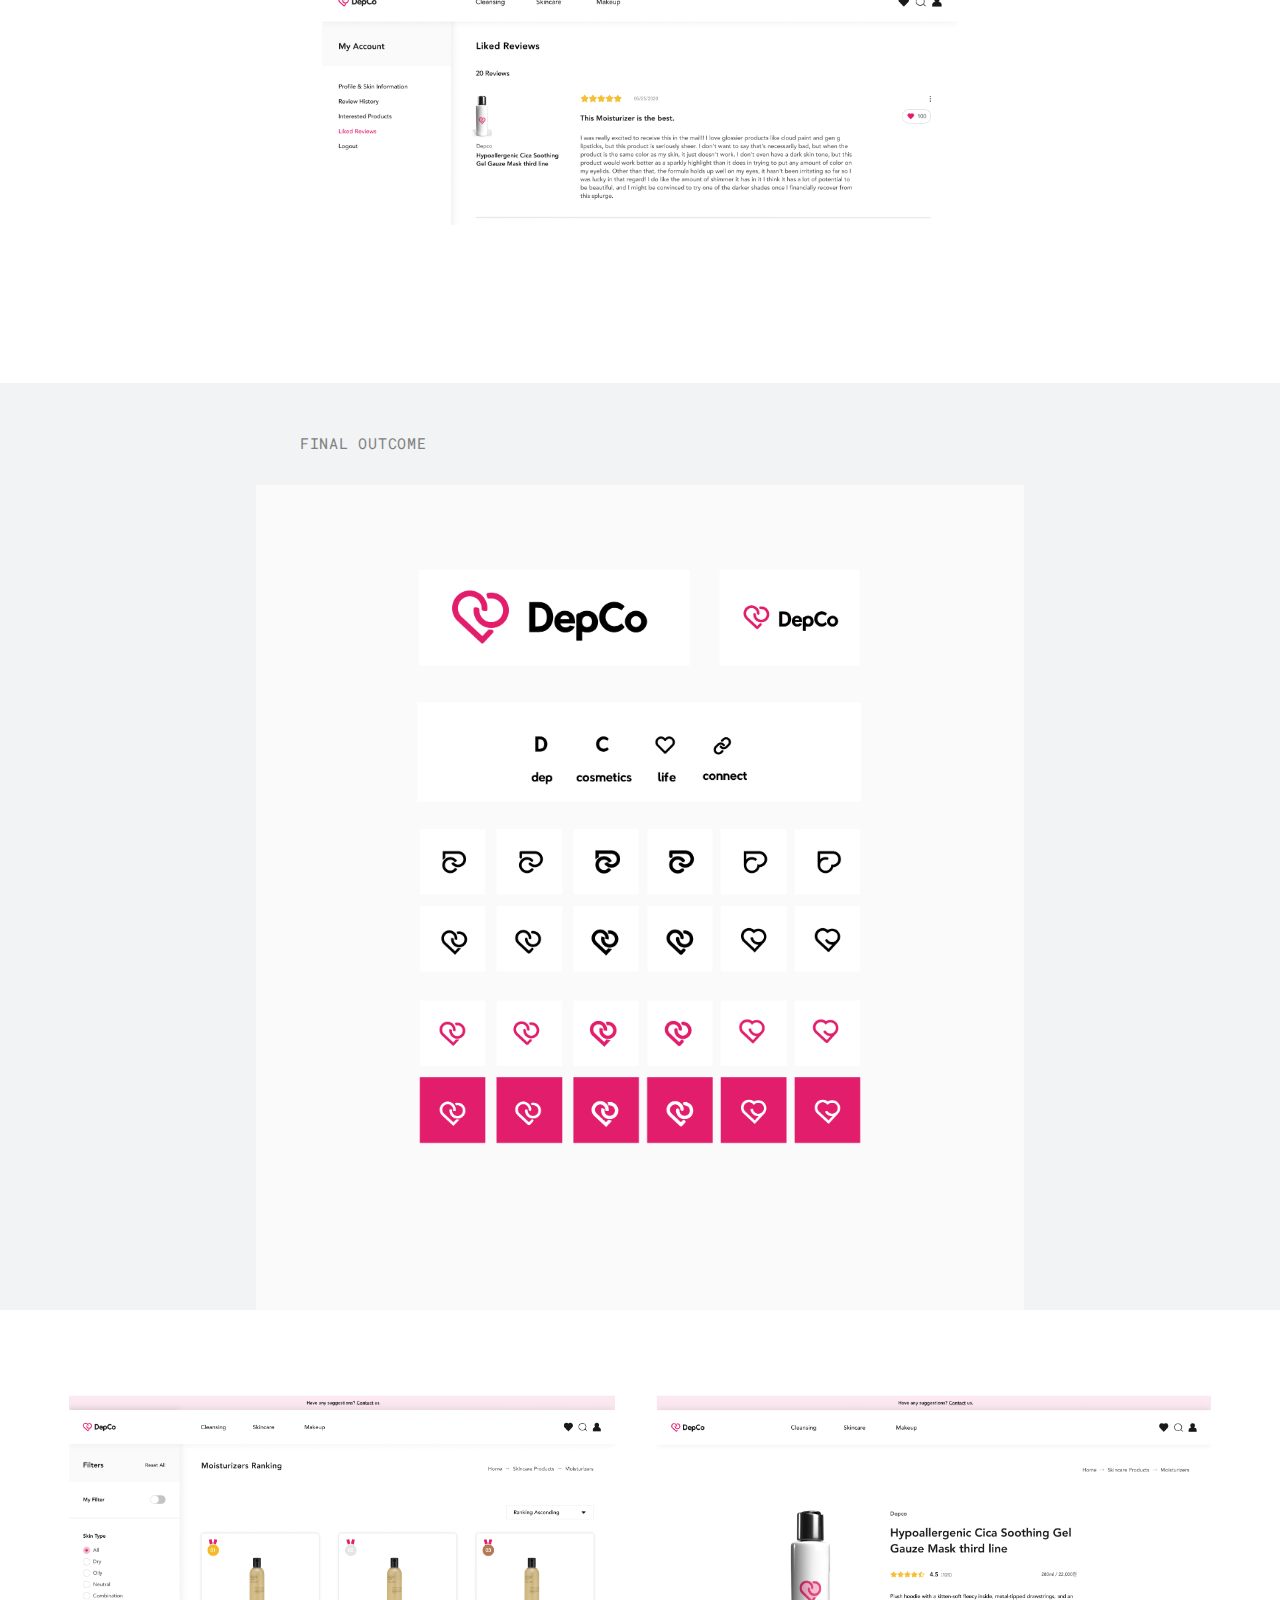
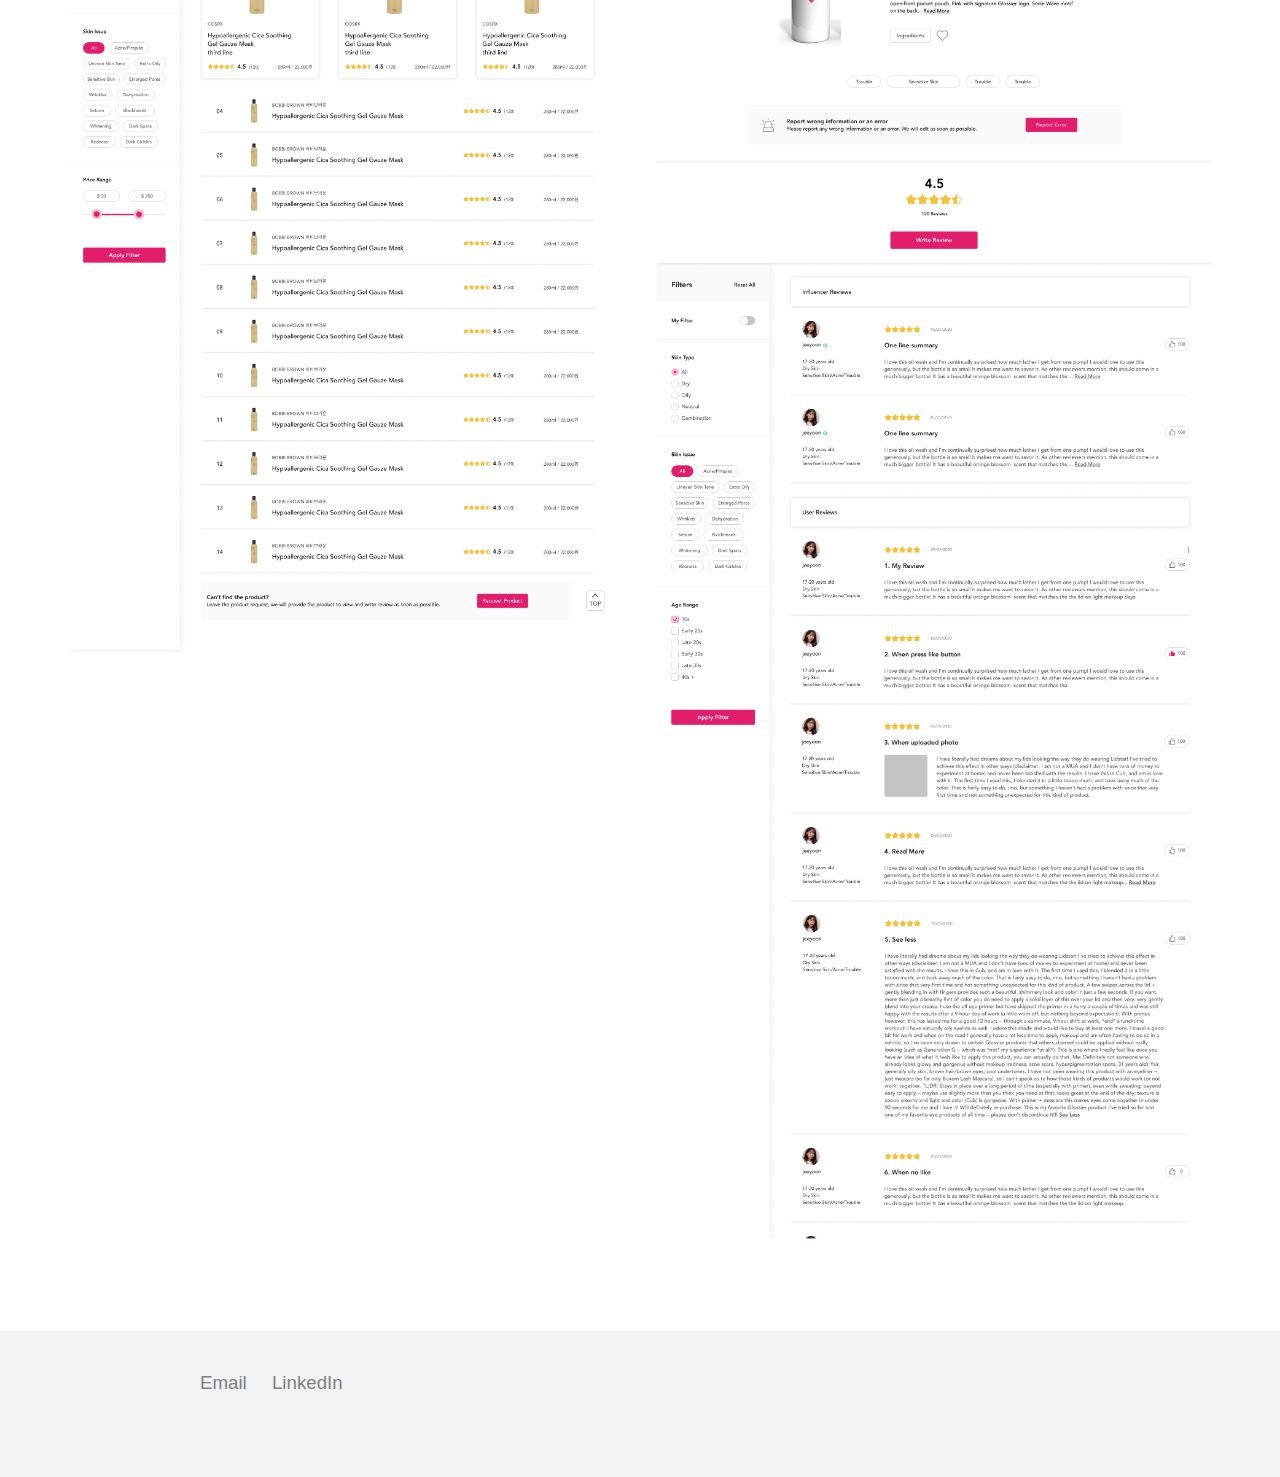
<file: depco.html>
<!DOCTYPE html>
<html lang="en">

<head>
        <meta charset="UTF-8">
        <title> Jessie Kim</title>
        <link rel="stylesheet" type="text/css" href="styles/style-spec.css" media="all">
        <link rel="stylesheet" type="text/css" href="styles/stylec.css" media="all">

        <link href="https://fonts.googleapis.com/css2?family=Roboto+Mono:wght@300;500&display=swap" rel="stylesheet">
        <script src="script/toggle.js"></script>
        <script src="script/slideshoworiginal.js"></script>

        <!-- Global site tag (gtag.js) - Google Analytics -->
<script async src="https://www.googletagmanager.com/gtag/js?id=UA-165846783-1"></script>
<script>
  window.dataLayer = window.dataLayer || [];
  function gtag(){dataLayer.push(arguments);}
  gtag('js', new Date());

  gtag('config', 'UA-165846783-1');
</script>

        
</head>

<header>
    <div class="nav"> 
        <a id="jessiekim" href="index.html">🍒</a>
        <div class="nav-right">
            <a href="index.html#works" class="margin-nav"> <span class="font-black"> Works</a> </span>
            <a href="about.html" class="margin-nav" >About</a></div>
        </div>
</div>          
</header>
<body>

    <!--header-->
    <div class="header-image2"> 
        <p class="top2 header-button">DepCo</p>
        <p class="header-button2 font-small">Web Design • Branding</p > 
        <img class="img-width-100 header-img  cssanimation fadeInBottom " src="image/depcomock-01.png">
        <a href="#main"><img id="scroll-button" class="bounce" src="image/cure/header/Frame5px.png"></a>
    </div>

    <!--main-->
    <div id="main"></div>

        
    <!--overview-->
    <div class="overview2"> 
        <p class="overview-title">DepCo enforces transparency to Vietnamese cosmetics market </p>
         <p class="overview-subtitle">DepCo is an AI based cosmetics products recommender and information aggregator in Vietnam. It tackles a transparency issue in Vietnamese cosmetics market where it lacks official reference of the cosmetic products distribution channel and unbiased information about products. Dep means “beautiful” in Vietnamese, Co means cosmetics.</p>
     

        <div class="margin-top-50"> 
         <p class="overview-category">ROLE <br> Lead UI/UX Designer </p>
         <p class="overview-category">TEAM <br>  Product Manageer, 2 Backend Developers, Frontend Developer  </p>
         <p class="overview-category">PERIOD <br> April 2020 - July 2020 <br></p>
        <!--  <p class="overview-category-result">Result: iOS prototype</p>-->
        </div>



</div> 
    
    <div class="body"> 
        <!--people problem & target audience
        <div class=" column-first column-big"> 
            <p class="body-small-title">Problem Space</p>
            <p class="body-contents">Costumers struggle from choosing which cosmetic products to purchase because of lack of credible information. </p>
        </div>
    
        <div class="column-small"> 
            <p class="body-small-title ">Target Audience</p>
            <p class="body-contents">18~25 year old Vietnamese women who are actively looking for information about cosmetics products </p>
        </div>
    </div>-->

    <p class=" margin-left-300">⚠️ Detailed contents coming soon </p>
</div>


    <!---problem space-->
    <div class="body">
        <p class="body-small-title">Problem Space</p>
        <p class="body-contents body-title">Business team requested for a social media like cosmetic products review platform where users can freely share their experiences, as a result, forming a credible community.</p>
        <p class="body-contents">Also, the business team wanted a new logo that aligns with DepCo branding. The team emphasized the transparency, interative, and modern theme in both website and logo based with pink color.  </p>
       
    
    </div>

       <!---discovery-->
       <div class="body">
        <p class="body-small-title">Discovery</p>
        <p class="body-contents body-title">Costumers struggle from choosing which cosmetic products to purchase because of lack of credible and personalized information. </p>
        <p class="body-contents">From user research, we identified that Vietnamese costumers seek for not only credible but also personalized information that helps them to purchase cosmetic products that best fit their skin type and issues. Without knowing what kind of source to rely on, costumers lack confidence on purchasing cosmetic products on online.  </p>
       
    
    </div>


<!-- full prototype-->

  <!--line-->
  <div class="margin-top-100 line "></div>



  <!--product overview-->

  <div class="body"> 
      <div class="po-text"> 
      <p class="body-small-title">PRODUCT OVERVIEW</p>
        
      <!---discovery-->
      <p class="body-contents body-title">Quick Sign In / Sign Up</p>
        <img class="img-width-100" src="image/depco_login.png" >
       
        <p class="body-contents body-title">Filtering System</p>
        <img class="img-width-60 center" src="image/depco_filter.png" >

               
        <p class="body-contents body-title">Likes on Reviews</p>
        <img class="img-width-100" src="image/depco_like.png" >
       
    </div>
      
      </div>

      <div class="full-prototype margin-top-50">
        <p class="body-small-title left">FINAL OUTCOME</p>
        

<img class="img-width-60 center" src="image/depco_logo.png" >
<img class="img-width-100" src="image/depco_final.png" >



<footer>
    <div class="footer2"> 
            <a href="mailto:jk2348@cornell.edu?subject=👋🏻Hi Jessie!">Email</a> 
            <a href="https://www.linkedin.com/in/jeeyoonkim/">LinkedIn</a>
        </div>
    </div>   
</body>
</html>
</file>
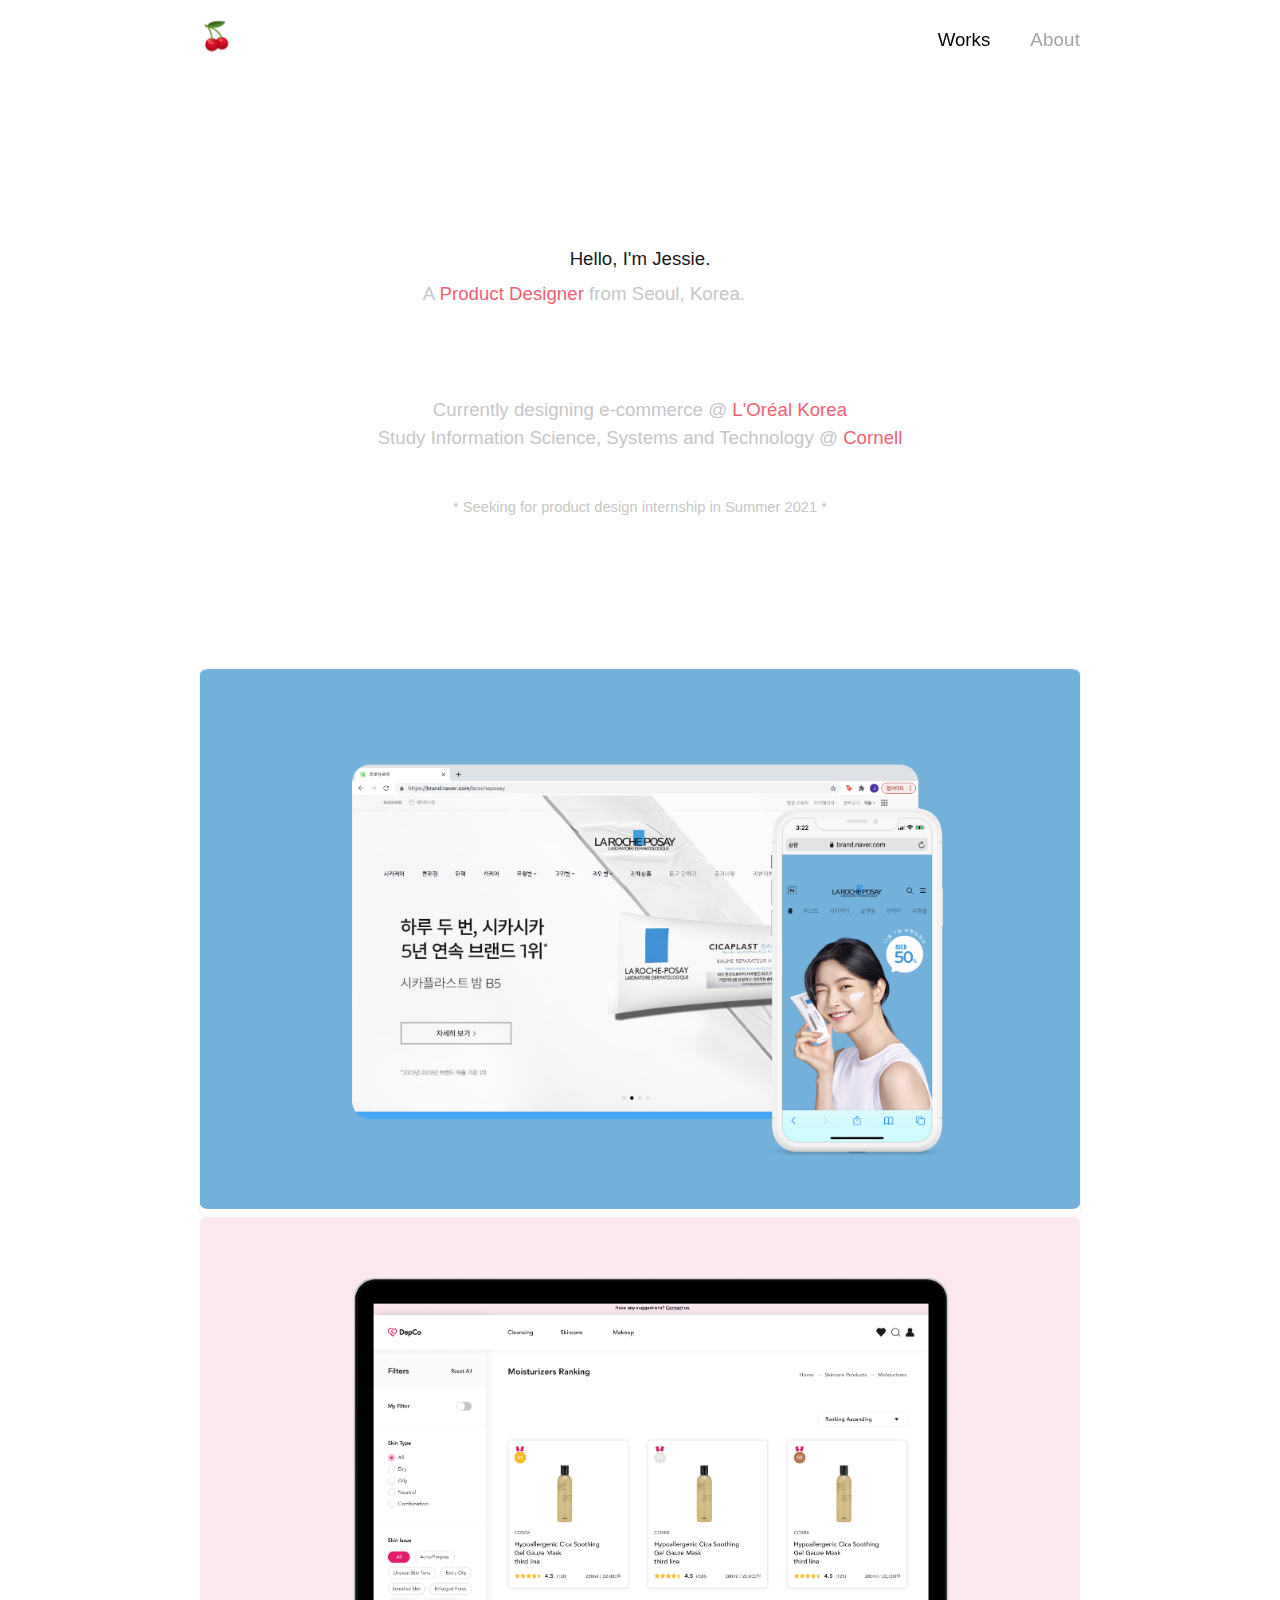
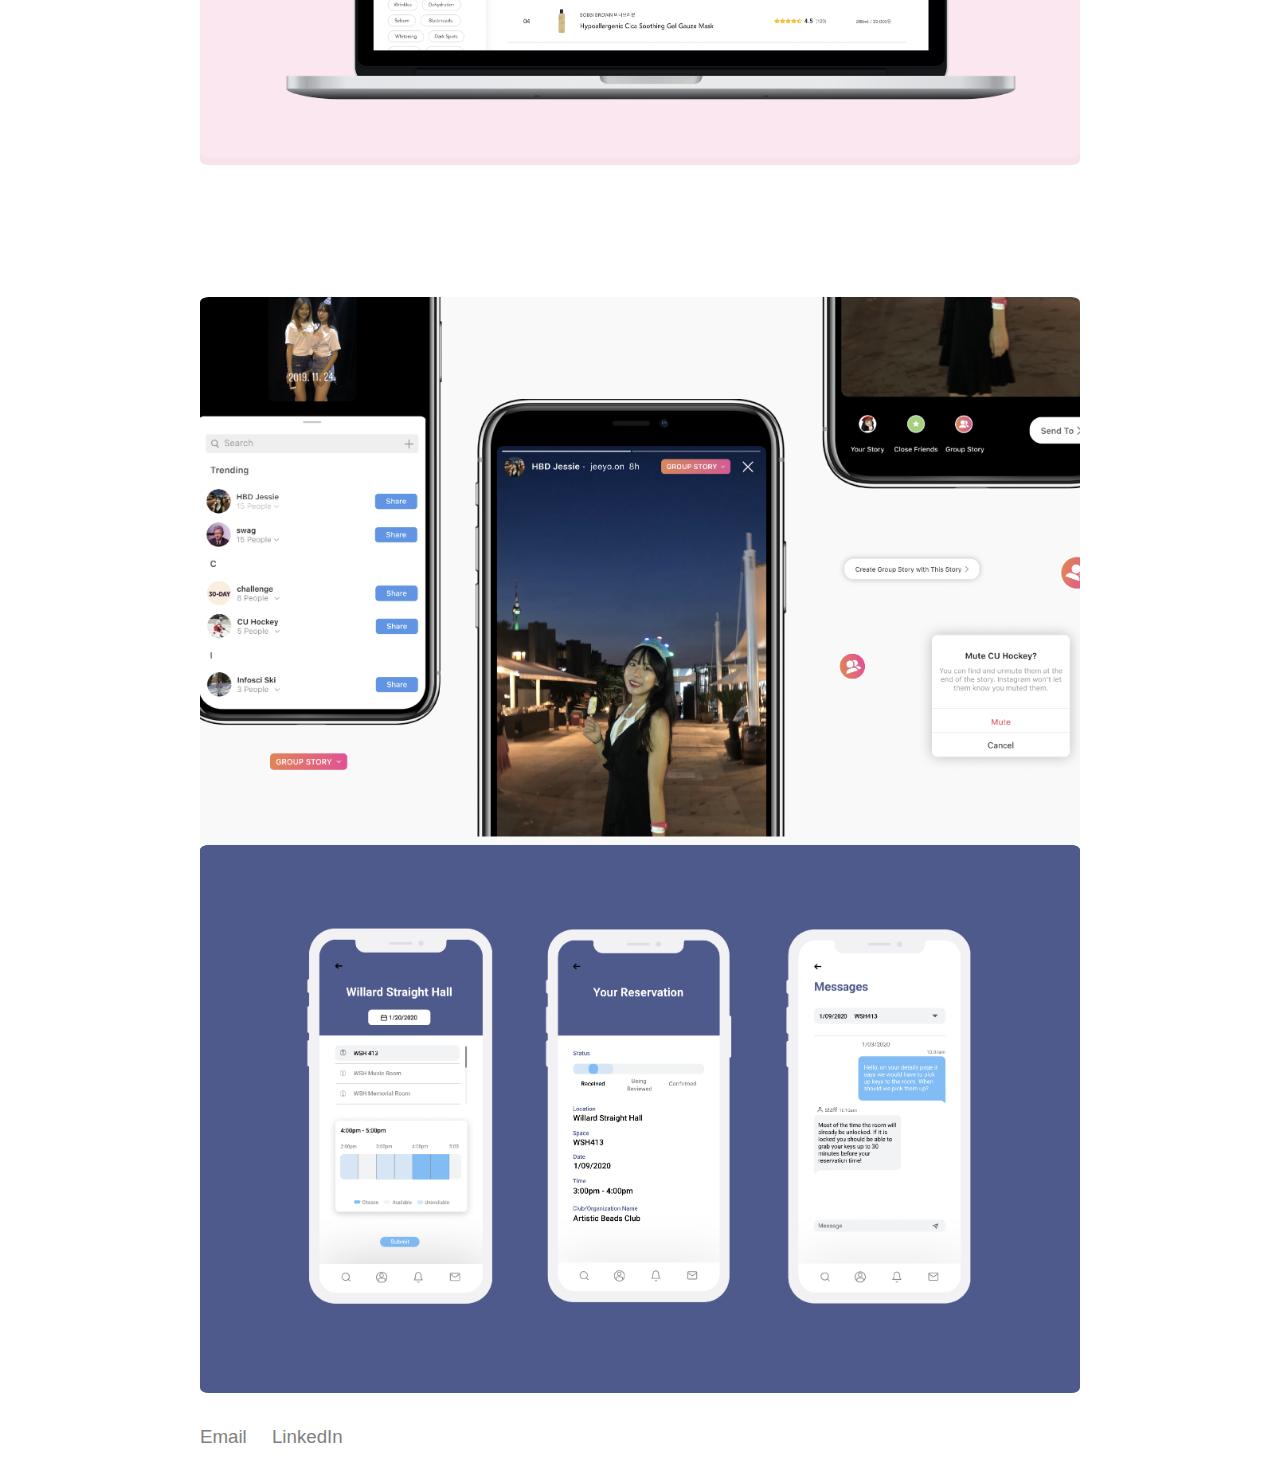
<file: index913beforeedit.html>
<!DOCTYPE html>
<html lang="en">

<head>
        <meta charset="UTF-8">
        <title> Jessie JeeYoon Kim - Portfolio</title>
        <link rel="stylesheet" type="text/css" href="styles/stylec.css" media="all">
        <link rel="stylesheet" type="text/css" href="styles/style-spec.css" media="all">
        <link rel="shortcut icon" type="image/png" href="image/favicon.png">
        <!-- Global site tag (gtag.js) - Google Analytics -->
<script async src="https://www.googletagmanager.com/gtag/js?id=UA-165846783-1"></script>
<script>
  window.dataLayer = window.dataLayer || [];
  function gtag(){dataLayer.push(arguments);}
  gtag('js', new Date());

  gtag('config', 'UA-165846783-1');
</script>


</head>

<header>
    <div class="nav"> 
        <a id="jessiekim" href="index.html">🍒</a>
        <div class="nav-right">
            <a href="index.html#works" class="margin-nav"> <span class="font-black"> Works</span> </a> 
            <a href="about.html" class="margin-nav" >About</a>
        </div>
</div>          
</header>

<body>

    
    <div class="hello"> 

        <div class="hello-text"> 
            <p id="hello-jessie" class="cssanimation fadeInBottom"> <span id="jessie">Hello, I'm Jessie.</span>  </p>
            <p id= "hello-desc" class="cssanimation fadeInBottom"> A <span id="emph"> Product Designer</span> from Seoul, Korea.</p>
        </div>

        <div class="sub-text"> 
            <p id="grey" class="cssanimation fadeInBottom" > Currently designing e-commerce @ <span id="emph2">L'Oréal Korea</span>  </p>
            <p id="grey" class="cssanimation fadeInBottom">Study Information Science, Systems and Technology @ <span id="emph2">Cornell</span></p>
            <p id="seek" class="cssanimation fadeInBottom">* Seeking for product design internship in Summer 2021 *</p>

        </div>

     </div>
 
     


<div class="work">
    <div id="works">  </div>

    <div class="work-row1"> 
        <div class="work-box first-box"> <span class="loreal-box"> 
            <div class="loreal-back"> 
                <img class="work-image cssanimation fadeInBottom" src="image/cover_loreal.png">
                </div>
            <div class="work-overlay"> 
                <div class="work-text"> 
                <p>L'Oréal Korea <br> Active Cosmetic Division eCommerce Team</p>
                <p class="font-small">eCommerce UX Design Internship</p></span>
                </div>
                <div class="work-text-date" > 
                    <p class="font-small"> July 2020 - Present (6mo)</p>
                </div>
            </div> 

 
        </div>
        
    
        <a href="depco.html"> 
            <div class="work-box dep-box"> 
                <div class="dep-back"> 
                    <img class="work-image cssanimation fadeInBottom" src="image/cover_dep.png">
                </div>     
                <div class="work-overlay">
        
                    <div class="work-text"> 
                        <p class="">Dep Cosmetics</p>
                        <p class="font-small ">Web Design • Branding</p>
                    </div>
    
                    <div class="work-text-date" > 
                        <p class="font-small "> April 2020 - July 2020</p>
                    </div>
                </div> 
        </div>
    </a>

</div>

    <a href="https://medium.com/@jessie.kim/instagram-concept-group-story-d8c55431be84"> 
    <div class="work-box first-box"> <span class="insta-box"> 
        <div class="insta-back"> 
            <img class="work-image cssanimation fadeInBottom" src="image/cover_insta.png">
            </div>
        <div class="work-overlay"> 
            <div class="work-text"> 
            <p>Instagram Group Story</p>
            <p class="font-small">Product Thinking • Product Design</p></span>
            </div>
            <div class="work-text-date" > 
                <p class="font-small"> Spring 2020 project</p>
            </div>
        </div> 
    </div>
</a>

    <a href="cure.html"> 
        <div class="work-box cure-box"> 
            <div class="cure-back"> 
                <img class="work-image cssanimation fadeInBottom" src="image/cover_cure.png">
            </div>     
            <div class="work-overlay">
    
                <div class="work-text"> 
                    <p class="white">Cornell University Reservation Express</p>
                    <p class="font-small white">Product Thinking • Product Design </p>
                </div>

                <div class="work-text-date" > 
                    <p class="font-small white"> Fall 2019 project</p>
                </div>
            </div> 
    </div>
</a>

     
</div>

</body>

 
<footer>
    <div class="footer"> 
            <a href="mailto:jk2348@cornell.edu?subject=👋🏻Hi Jessie!">Email</a> 
            <a href="https://www.linkedin.com/in/jeeyoonkim/">LinkedIn</a>
        </div>
    </div>   
</footer>

</html>
</file>
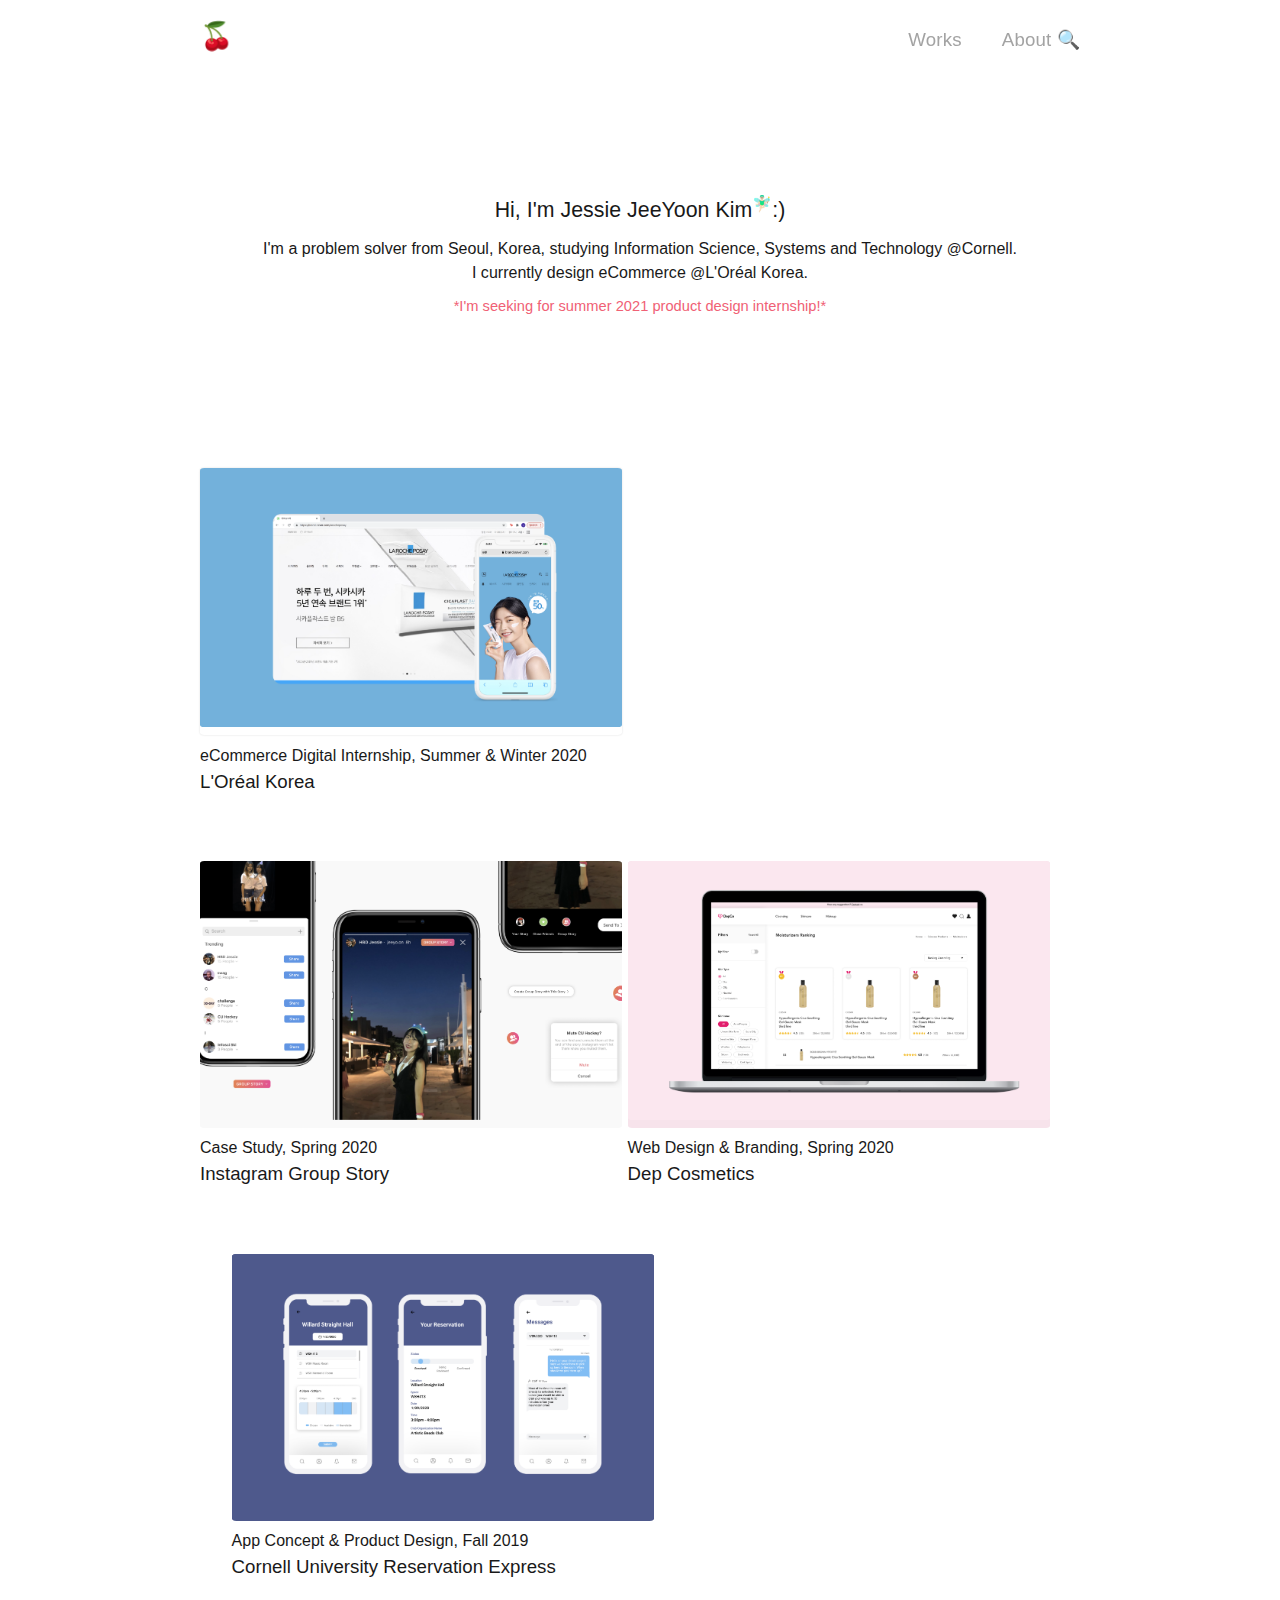
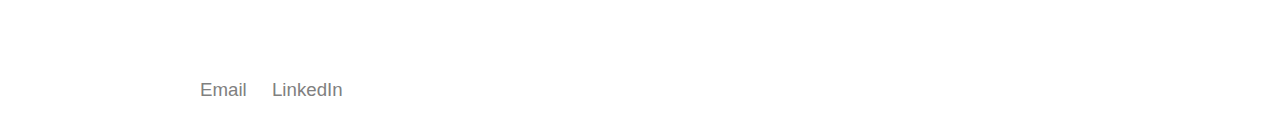
<file: index_before0509.html>
<!DOCTYPE html>
<html lang="en">

<head>
        <meta charset="UTF-8">
        <title> Jessie JeeYoon Kim - Portfolio</title>
        <link rel="stylesheet" type="text/css" href="styles/stylec.css" media="all">
        <link rel="stylesheet" type="text/css" href="styles/style-spec.css" media="all">
        <link rel="shortcut icon" type="image/png" href="image/favicon.png">
        <!-- Global site tag (gtag.js) - Google Analytics -->
<script async src="https://www.googletagmanager.com/gtag/js?id=UA-165846783-1"></script>
<script>
  window.dataLayer = window.dataLayer || [];
  function gtag(){dataLayer.push(arguments);}
  gtag('js', new Date());

  gtag('config', 'UA-165846783-1');
</script>


</head>

<header>
    <div class="nav"> 
        <a id="jessiekim" href="index.html">🍒</a>
        <div class="nav-right">
            <a href="index.html#works" class="margin-nav">Works </a> 
            <a href="about.html" class="margin-nav" >About 🔍</a>
        </div>
</div>          
</header>

<body>


     <div class="hello">
        <p class="margin-bottom-10 font-14pt"> Hi, I'm Jessie JeeYoon Kim<sup class="font-12pt">🧚🏻‍♂️</sup>:) </p>
        <p class="font-12pt">I'm a problem solver from Seoul, Korea, studying Information Science, Systems and Technology <span class="font-11pt">@</span><span class="font-12pt">Cornell.</span><p>
        <p class="font-12pt margin-bottom-10">I currently design eCommerce <span class="font-11pt">@</span><span class="font-12pt">L'Oréal Korea.</span></p>
<p class="font-11pt" id="point">*I'm seeking for summer 2021 product design internship!*</p>
     </div>
     


<div class="work">
    <div id="works">  
    </div>



        <div class="box"> 
        <div class="work-box first-box loreal-box"> 
           
            <div class="loreal-back"> 
                <img class="work-image cssanimation fadeInBottom" src="image/cover_loreal.png">
            </div>

            <div class="work-overlay"> 
                <div class="work-text"> 
                    <p>🔒 L'Oréal Korea</p>
                    <p>Active Cosmetic Division eCommerce Team</p>
                </div>
            </div> 
        </div>

    <div class="text-box first-box"> 
        <p class="font-12pt"> eCommerce Digital Internship, Summer & Winter 2020 </p>
        <p class="text-company"> L'Oréal Korea </p>
    </div>

</div>

<div class="margin-box"></div>

<a href="https://medium.com/@jessie.kim/instagram-concept-group-story-d8c55431be84"> 
    <div class="box"> 
    
    <div class="work-box first-box insta-box"> 
    
        <div class="insta-back"> 
             <img class="work-image cssanimation fadeInBottom" src="image/cover_insta.png">
        </div>

        <div class="work-overlay"> 
             <div class="work-text"> 
                <p>🤝 Instagram Group Story</p>
            </div>
        </div> 

    </div>

    <div class="text-box first-box"> 
        <p class="font-12pt"> Case Study, Spring 2020 </p>
        <p class="text-company"> Instagram Group Story </p>
    </div>
</div>
</a> 
    
        <a href="depco.html"> 
            <div class="box"> 
            <div class="work-box dep-box"> 
                
                <div class="dep-back"> 
                    <img class="work-image cssanimation fadeInBottom" src="image/cover_dep.png">
                </div>  

                <div class="work-overlay">
                    <div class="work-text"> 
                        <p class="">🇻🇳 Dep Cosmetics</p>
                    </div>
                </div> 

            </div>

                <div class="text-box"> 
                    <p class="font-12pt"> Web Design & Branding, Spring 2020 </p>
                    <p class="text-company"> Dep Cosmetics</p>
                </div>
        </div>
        </a>

    
<div class="margin-box"></div>


    <a href="cure.html"> 
        <div class="box"> 
        <div class="work-box cure-box"> 
            
            <div class="cure-back"> 
                <img class="work-image cssanimation fadeInBottom" src="image/cover_cure.png">
            </div>     
            
            <div class="work-overlay">
                <div class="work-text"> 
                    <p class="white">💨 Cornell University Reservation Express</p>
                </div>
            </div> 
    </div>

    <div class="text-box"> 
        <p class="font-12pt"> App Concept & Product Design, Fall 2019 </p>
        <p class="text-company">Cornell University Reservation Express</p>
    </div>
</div>    
</a>

</div>




 
<footer class="footer">
            <a href="mailto:jk2348@cornell.edu?subject=👋🏻Hi Jessie!">Email</a> 
            <a href="https://www.linkedin.com/in/jeeyoonkim/">LinkedIn</a>
</footer>


</body>


</html>
</file>
<file: styles/stylec.css>
*{
    /*-webkit-font-smoothing: antialiased;*/

    font-family: -apple-system, BlinkMacSystemFont, 
    "Segoe UI", "Roboto", "Oxygen", 
    "Ubuntu", "Cantarell", "Fira Sans", 
    "Droid Sans", "Helvetica Neue", sans-serif;
    letter-spacing: 0.001em;
    line-height: 1.5;
    color: #191919;
}  


a{
    text-decoration: none;
}
html {
    scroll-behavior: smooth;
  }

/*basics*/


.margin-bottom {
    margin-bottom: 5px;
}

.margin-bottom-10{
    margin-bottom: 10px;
}
.line-before{
    margin-top: 10pt;
}


.underline {
    text-decoration: underline;
}
.line-after{
    margin-bottom: 10pt;
}

.font-11pt{
    font-size: 11pt;
}

.font-12pt{
    font-size: 12pt;
}

.font-14pt{
    font-size: 16pt;
}

.font-18pt{
    font-size: 18pt;
}

.font-black{
    color: black;
}

.font-10 {
    font-size: 10pt;
}
.a-font-black{
    display: inline-block;
}
.a-font-black a{
    color: black;
}


/*nav bar*/
.nav {
    width: 100%;
    top: 0;
    padding-top: 10px;
    padding-bottom: 20px;
    z-index: 1000000;
    height:50px; 
    position: fixed;
}

.nav a {
  float: left;
  color: black;
  text-decoration: none;
}

.margin-nav {
    padding: 16px 20px;
}

.nav a:hover {
  color: black;
}


.nav a:active {
  color: black;
}

.nav-right {
  float: right;
  margin-right: 180px;
  
}

.nav-right a{
    font-weight: 500;
    color:#a3a3a3;
    letter-spacing: 0.01em;    
}

.hidden {
    visibility: hidden;
}

.white-space {
    height: 80vh;
}

#jessiekim {
    margin-left: 200px;
    font-size: 20pt;
    margin-top: 6px;
}

#jessiekim:hover span{
    visibility: visible;

}

ul a {
    text-decoration: none;
    list-style: none;
    font-size: 10pt;
    color: grey;
}


.cssanimation, .cssanimation span {
    animation-duration: 1.5s;
    animation-fill-mode: both;
}

.cssanimation2, .cssanimation span {
    animation-duration: 2s;
    animation-fill-mode: both;
}
/**
 * cssanimation.css
 * https://www.cssanimatio.io
 * Created and maintained by: Pavel
 * Find me at: https://www.linkedin.com/in/yesiamrocks/
 * Email: hello@cssanimation.io
 * Github: https://github.com/yesiamrocks/cssanimation.io
 * Title: A CSS Animation Library for Developers and Ninjas
 * Copyright (c) 2017 Pavel
 * License: cssanimation.io is licensed under the MIT license
 **/

.cssanimation span { display: inline-block }

.fadeInBottom { animation-name: fadeInBottom }
@keyframes fadeInBottom {
    from {
        opacity: 0;
        transform: translateY(20%);
    }
    to { opacity: 1 }
}


/*body*/
body{
    font-size: 12pt;
    padding: 0px;
    margin: 0px;
}

p {
    margin-top: 0px;
    margin-bottom: 0px;
}


/* hello */

.hello {
    margin-top: 15%;
    margin-left: 200px;
    margin-right: 200px;
    text-align: center;
    margin-bottom: 4%;
   /* height: 50vh;*/
   
}

#hello-image{
    width: 38%;
    display: inline-block;
    margin-bottom: 2%;
}


.hello-text{
    display: inline-block;
    margin-top: 6%;
    width: 85%;
}

#hello-desc{
    width: 85%;
    color: #c6c6c6;
    margin-top: 1%;

}

#emph {
    color: #F06175;
}
#emph2 {
    color: #F06175;
}

#font-20 {
    font-size: 20pt;
}

#grey {
    color: #c6c6c6;

}
.sub-text {
    margin-top: 10%;
    color: #c6c6c6;
}

#point {
    color: #F06175;
}

.underline{
    text-decoration: underline;
}

#seek {
    margin-top: 5%;
    font-size: 11pt;
    color: #c6c6c6;

}


/*work*/
#works{
    height: 100px;
}

.work {
    margin-left: 200px;
    margin-right: 200px;
}


#projects{
    font-weight: 600;
    color:black;
    margin-bottom: 20px;
}

/*
.first-box {
    margin-right: 2%;
}*/

.work-box {
    position: relative;
   /* width: 48.5%;
    height: auto;
    display: inline-block;
    margin-bottom: 2%;
    background-color: #000000;*/
    
  }
 
.text-box{
    position: relative;
  /*  width: 48.5%;
    height: auto;*/
    display: inline-block;
    margin-top: 2%;
    width: 100%;
}

.text-company {
    font-size: 14pt;
    margin-bottom: 5%;
    font-weight: 500;
}

.work-image {
    display: inline-block;
    width: 100%;
    height: 100%;
    border-radius: 1%;
  }

  .box{
      display: inline-block;
      width: 48%;
      margin-bottom: 5%;
  }

  .margin-box {
      width: 3%;
      display: inline-block;
      background-color: #000000;
  }

.work-overlay {
    position: absolute;
    top: 0;
    bottom: 0;
    left: 0;
    right: 0;
    height: auto;
    width: 100%;
    opacity: 0;
    transition: .3s ease;
    box-shadow: 0px 0px 25px rgba(0, 0, 0, 0.15);
    padding: 0px;
    margin: 0px;
  }
  
.work-box:hover .work-overlay {
    opacity: 1;
  }
  
.work-text {
    color: white;
    position: absolute;

    top: 50%;
    left: 50%;
    -webkit-transform: translate(-50%, -50%);
    -ms-transform: translate(-50%, -50%);
    transform: translate(-50%, -50%);
    
    color: white;
    text-align: center;
  }

 
.font-small {
    font-size: 10pt;
    margin-top: 5px;
}

.work-text-date {
    position: absolute;
    bottom: 0;
    font-weight: 600;
    font-size: 8pt;
    color: white;
    width: 100%;
    text-align: center;
    padding-bottom: 20px;
}


.work-text-type {
    top: 0;
    padding-top: 20px;

}


.work-row1 {
    margin-bottom: 15%;
}


.text-desc {
    font-size: 10pt;
    color: grey;
}

/* needed for each box */

.loreal-back{
    background-color: #ffffff;
    border-radius: 1%;
    box-shadow: 0px 0px 2px rgba(0, 0, 0, 0.15);

}

.loreal-box:hover div{
    background-color: #ffffff;
    color: black;
    border-radius: 1%;

}


.dep-back{
    background-color: #f7e3eb;
    border-radius: 1%;
}

.dep-box:hover div{
    background-color: #f7e3eb;
    color: black;
    border-radius: 1%;

}


.insta-back{
    background-color: #F9F9F9;
    border-radius: 1%;

}
.insta-box:hover div{
    background-color: #f2f3f5;
    color: black;
    border-radius: 1%;

}

.cure-back {
    background-color: #4e598c;
    border-radius: 1%;

}
.cure-box:hover .work-overlay {
    background-color: #4e598c; 
    border-radius: 1%;
   
}


/*footer*/
footer {
    position: relative;
    padding-left: 180px;
    padding-top: 30px;
    padding-bottom: 30px;
    bottom: 0;
    display: block;
}


footer a {
color: gray;
    text-decoration: none;
    margin-left: 20px;
    font-weight: 500;
}

footer a:hover{
    color: black;
}


/*--------------------------*/
/*about.html*/

.about {
        margin-top: 130px;
        margin-left: 200px;
        margin-right: 200px;
        height: 50vh;
}
.about-box {
    height: 80vh;
    margin-left: 200px;
    margin-right: 200px;
    margin-top: 150px;
     
}

.about-me {
    width: 500px;
    margin-bottom: 30px;
}

.about-image {
    width: 24%;
    margin-right: 200px;
    vertical-align: top;
    margin-top: 140px;
    border-radius: 1%;
    float: right;
    margin-right: 200px;
        
}


.about-text {
    width: 56%;
    float: left;
    color: gray;
    vertical-align: middle;

}

.hello2 {
    margin-left: 200px;
    margin-right: 120px;
    margin-top: 150px;
   /* height: 50vh;*/
}



#hello-desc-about {
    font-size: 14pt;
    color: #7c7c7c;
    margin-top: 1%;

}

#myname {
    margin-top: 5%;
    color: #F06175;

}

.hello2 a {
    font-size: 12pt;
    text-decoration: underline;
}


/* 1200px 
@media screen and (max-width: 1200px) {
    .box {
        position: relative;
        width: 100%;
        height: auto;
        display: inline-block;
        margin-bottom: 2%;
      }
     
}
*/
</file>
<file: styles/style-spec.css>
*{
    font-family: "Arial";
    letter-spacing: 0.001em;
    color: #191919;
    line-height: 1.5;
    font-size: 14pt;
}  

/*header*/

.img-width-100 {
    width: 100%;
    height: auto;

}

.header-image{
   /* margin-top: 123px;*/ 
    height: 100vh;
    background-color: #4e598c;

}


.header-image2{
    /* margin-top: 123px;*/ 
     height: 100vh;
     background-color: #F8E4EC;
 
 }
 


.header-button {
    text-align: center;
    color: white;
    font-weight: 600;
    font-size: 18pt;
}


.header-button2 {
    text-align: center;
    color: black;
    font-weight: 600;
    font-size: 18pt;
}
.top{
    padding-top: 80px;
    
}


.top2{
    padding-top: 80px;
    color: black;

    
}
.header-img{
    padding-top: 50px;
    padding-bottom: 60px;
}

#scroll-button{
    text-align: center;
    width: 20px;
    margin-left: 49%;
    margin-right: auto;
    animation-duration: 2s;
    animation-delay: 1.5s;
    animation-iteration-count: infinite;
}


#scroll-button-top{
    transform: scaleY(-1);
    margin-top: 70px;
    margin-bottom: 30px;
    text-align: center;
    width: 20px;
    margin-left: 49%;
    margin-right: auto;
    animation-duration: 2s;
    animation-delay: 1.5s;
    animation-iteration-count: infinite;
}

.bounce {
    animation-name: bounce;
    animation-timing-function: ease;
}

@keyframes bounce {
    0%   { transform:       translateY(0); }
    10%  { transform:  translateY(0); }
    30%  { transform:   translateY(-12px); }
    50%  { transform: translateY(0); }
    57%  { transform:      translateY(-5px); }
    64%  { transform:      translateY(0); }
    100% { transform:    translateY(0); }
}


/*overview*/

.overview{
    margin-left: 300px;
    margin-right: 300px;
    height: 80vh;
    font-size: 14pt;
    vertical-align: middle;
    padding-top: 200px;
}

.overview2{
    margin-left: 300px;
    margin-right: 300px;
    height: 50vh;
    font-size: 14pt;
    vertical-align: middle;
    padding-top: 200px;
}

.overview-title{
    font-size: 35pt;
    font-weight: 600;
    padding-bottom: 50px;
    line-height: 1.2;
}


.overview-subtitle{
    font-size: 14pt;

}

.gray{
    color: gray;
}

.overview-category{
    display: inline-block;
    width: relative;
    margin-right: 5%;
    font-size: 10pt;
    color: gray;
   font-family: 'Roboto Mono', monospace;
}


.overview-category-result{
    display: block;
    width: relative;
    margin-right: 1%;
    padding-top: 10px;
    padding-bottom: 30px;
    font-size: 10pt;
}

#overview-notice-emoji{
    margin-top: 50px;
    display: inline-block;
    width: 5px;
    font-size: 12pt;
}

.overview-notice {
    display: inline-block;
    vertical-align: text-top;
    padding-top: 100px;
    font-size: 12pt;
}

.tab{
    margin-left: 20px;
}

/*necessary*/
.margin-bottom-20{
    margin-bottom: 20px;
}
.margin-top-100{
    margin-top: 100px;
}

.margin-top-50{
    margin-top: 50px;
}

.margin-bottom-50{
    margin-bottom: 50px;
}

.margin-top-150 {
    margin-top: 150px;
}

.no-margin-top {
    margin-top: -80px;
}

.no-margin-top-100{
    margin-top: -130px;
}
.no-margin-bottom{
    margin-bottom: -80px;
}
.margin-left-300 {
    margin-left: 300px;
}
.font-size-11pt{
    font-size: 11pt;
}

.italic{
    font-style: italic;
}

.line{
    border: 1px solid lightgray;
    margin-left: 200px;
    margin-right: 200px;
}

.max-width-100{
    width: 1500px;
    text-align: center;
    display: block;
}

.left {
    text-align: left;
    margin-left: 300px;
    margin-top: 20px;
}

.center {
    text-align: center;
    margin: 0 auto;
    display: block;}


/*body*/
.body{
    margin-left: 300px;
    margin-right: 300px;
    margin-bottom: 100px;
    margin-top: 100px;
    font-size: 14pt;
}

.body-30-margin-bottom{ 
    margin-bottom:  30px;
}
.body-small-title{
    margin-top: 50px;
    margin-bottom: 30px;
    font-size: 11pt;
    letter-spacing: 0.05em;
    color: gray;
    font-family: 'Roboto Mono', monospace;
    text-transform: uppercase;
}

.body-contents {
    margin-bottom: 50px;
}

.body-title{
    font-size: 25pt;
    font-weight: 600;
    margin-bottom: 50px;
}

.body-quote{
    vertical-align: text-top;
   /* font-style: italic;*/
    font-size: 13pt;
    margin-bottom: 10px;
    /*margin-bottom: 50px;*/
    width: 85%;
    margin-left: 5%;
    margin-right: 10%;
}

.body-quote-last{
    margin-bottom: 50px;

}
/* column */
.column {
    width: 49%;
    display: inline-block;
    vertical-align: top;
}

.column-first {
    margin-right: 5%;
}

.column-title {
    letter-spacing: 0.1em;
    font-weight: 600;
    height: 34px;
   /* text-transform: uppercase; */
}

.column-text{
    width: 90%;
    padding-bottom: 50px;
}

.three-column {
    width: 32%;
}

.four-column {
    width: 48%;
}

.column-big {
    width: 60%;
    display: inline-block;
    vertical-align: top;
}

.column-small{
    width:32%;
    display: inline-block;
    vertical-align: top;
}

/*slideshow*/
/* Slideshow container */
.slide-img {
    margin-bottom: 10px;
}
.slideshow-container {
    width: 100%;
    position: relative;
    box-sizing:border-box;
  }
  
  /*
  .background-f2f3f5{
    background-color: #f2f3f5;
    padding-top: 15px;
    padding-bottom: 15px;

  }
  /* Hide the images by default */
  .mySlides {
    display: none;
  }

  .mySlides1, .mySlides2 {display: none}

  /* Next & previous buttons */
  .prev, .next {
    cursor: pointer;
    position: absolute;
    top: 50%;
    margin-top: -22px;
    margin-left: 50px;
    margin-right: 50px;
  }
  
  .width-20{
    height: 20px;

  }
  /* Position the "next button" to the right */
  .next {
    right: 0;
    border-radius: 3px 0 0 3px;

  }
  
  /* On hover, add a black background color with a little bit see-through */
  .prev:hover, .next:hover {
    background-color: lightgray;
  }
  
  /* Caption text */
  .text {
    color: black;
    width: 100%;
    text-align: center;
    color: gray;
    font-weight: 500;
    margin-top: 15px;
    margin-bottom: 15px;
  }
  
  .text p {
      margin-left: 200px;
      padding-right: 200px;
  }

  /* for header + sliders */
  .caption-text {
      color: gray;
      font-size: 12pt;
  }

  .title{
    text-align: left;
     margin-left: 125px;
     width: 80%;
  }

  /* Number text (1/3 etc) */
  .numbertext {
    color: black;
    font-size: 12px;
    margin-right: 130px;
    margin-bottom: 0px;
    padding-bottom: 0px;
    text-align: right;
    color: gray;
  }
  
  /* The dots/bullets/indicators */
  .dot {
    cursor: pointer;
    background-position: 10  10;
    height: 10px;
    width: 10px;
    background-color: lightgray;
    border-radius: 50%;
    display: inline-block;
    transition: background-color 0.6s ease;
 
  }


  .active, .dot:hover {
    background-color: gray;
  }


  .dot1 {
    cursor: pointer;
    background-position: 10  10;
    height: 10px;
    width: 10px;
    background-color: lightgray;
    border-radius: 50%;
    display: inline-block;
    transition: background-color 0.6s ease;
  }

  .active, .dot1:hover, .dot2:hover{
    background-color: gray;  
  }
  

  .dot2 {
    cursor: pointer;
    background-position: 10  10;
    height: 10px;
    width: 10px;
    background-color: lightgray;
    border-radius: 50%;
    display: inline-block;
    transition: background-color 0.6s ease;
  }
 
  /* Fading animation */
  .fade {
    -webkit-animation-name: fade;
    -webkit-animation-duration: 1.5s;
    animation-name: fade;
    animation-duration: 1.5s;
  }
  
  @-webkit-keyframes fade {
    from {opacity: .4}
    to {opacity: 1}
  }
  
  @keyframes fade {
    from {opacity: .4}
    to {opacity: 1}
  }

  #slide1 {
      display:block}

/*summary*/
summary{
    outline:none;
  }

.summary-title{
    font-style: italic;
    font-size: 12pt;
    margin-bottom: 30px;
}

.img-width-60{
    width: 60%;
}

.video {
    text-align: center;
}


.videos{
    text-align: center;
    background-color: #f2f3f5;
}

.video4 {
    display: inline-block;
    height: 550px;
    width: auto;
    margin-right: 3%;

}
#container{
    width: 800px;
    padding: 30px;
    height: 500px;
    overflow-y: scroll;
    background-color: #fafafa;
}

.container-img {
    width: 85%;
    margin-left: 10%;
    text-align: center;
    margin-top: 20px;
    margin-bottom: 10px;
}

/*toggle*/
  .fold {
    margin-top: 10px;
	-webkit-transition: all 0.3s linear;
	-moz-transition: all 0.3s linear;
	transition: all 0.3s linear;
}

.unfolder { display: none; }

.toggle-label {
	display: inline-block;
    cursor: pointer;
    font-size: 13pt;
}

.unfold-icon, .fold-icon {
  color: #000000;
  width: 10px;
  margin-right: 5px;
  display: inline-block;
}

.unfolder ~ .fold {
  display: none;
}
.unfolder ~ label .fold-icon {
  display: none;
}

.unfolder:checked ~ .fold {
  display: block;
}
.unfolder:checked ~ label .fold-icon {
  display: inline-block;
}
.unfolder:checked ~ label .unfold-icon {
  display: none;
}
.toggle-slide{
    margin-left: 300px;
}


.po-vid {
    display: inline-block;
    width: 30%;
    vertical-align: top;
    margin-top: 65px;
}


/*
.po-text{
    display: inline-block;
    width: 64%;
    margin-right: 3%;
}*/



.full-prototype{
    width: 100%;
    display: inline-block;
    background-color: #f2f3f5;
    padding-bottom: 50px;

}

.full-prototype-title {
    padding-top: 50px;
    padding-bottom: 30px;
    letter-spacing: 0.1em;
    font-weight: 600;
    font-size: 11pt;
    margin-left: 300px;
}

.margin-top-150 {
    margin-top: 150px;
}

.reflection {
    margin-bottom: 100px;
}

.spec-footer{
    vertical-align: middle;
    background-color: #4e598c;
    padding-bottom: 80px;
}

.margin-top-200 {
    margin-top: 300px;
}

.margin-top-100 {
    margin-top: 100px;
}

.white {
    color: white;
}

.img-width-60{
    width: 60%;

}
</file>
